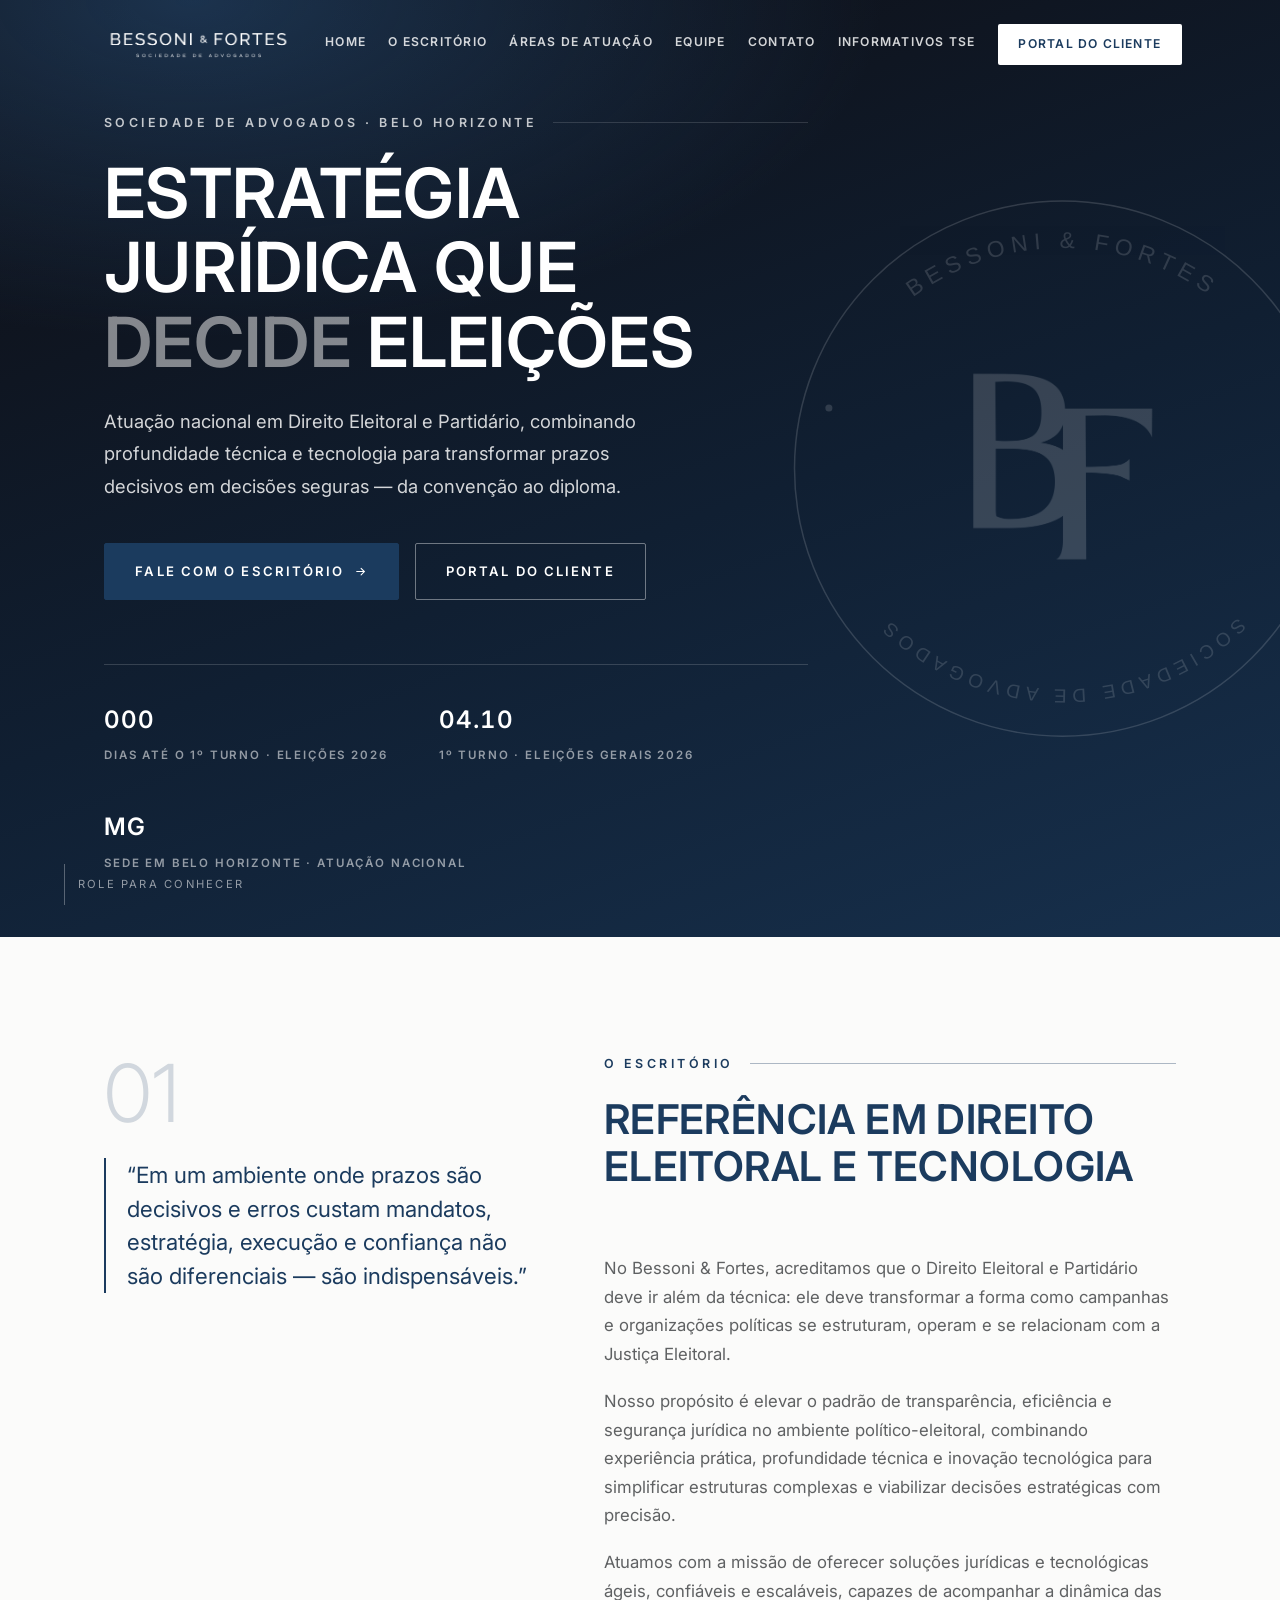
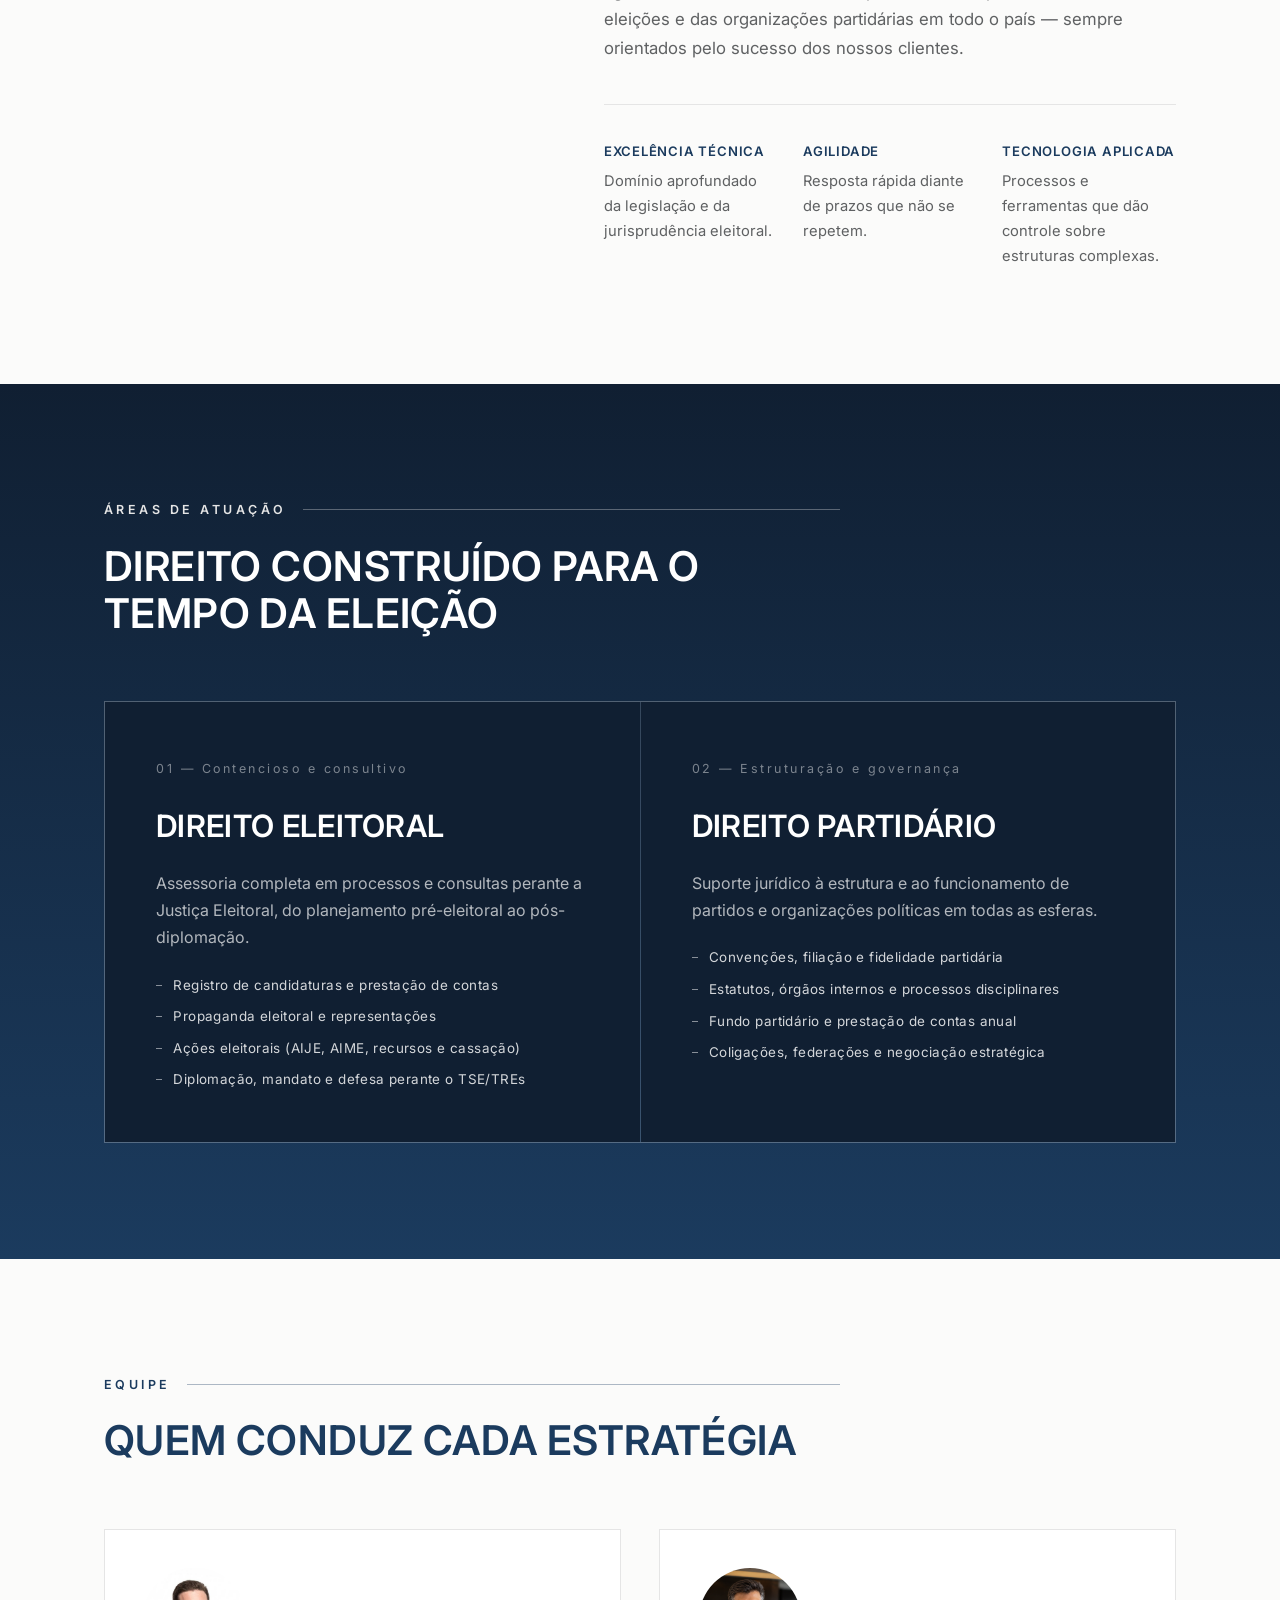
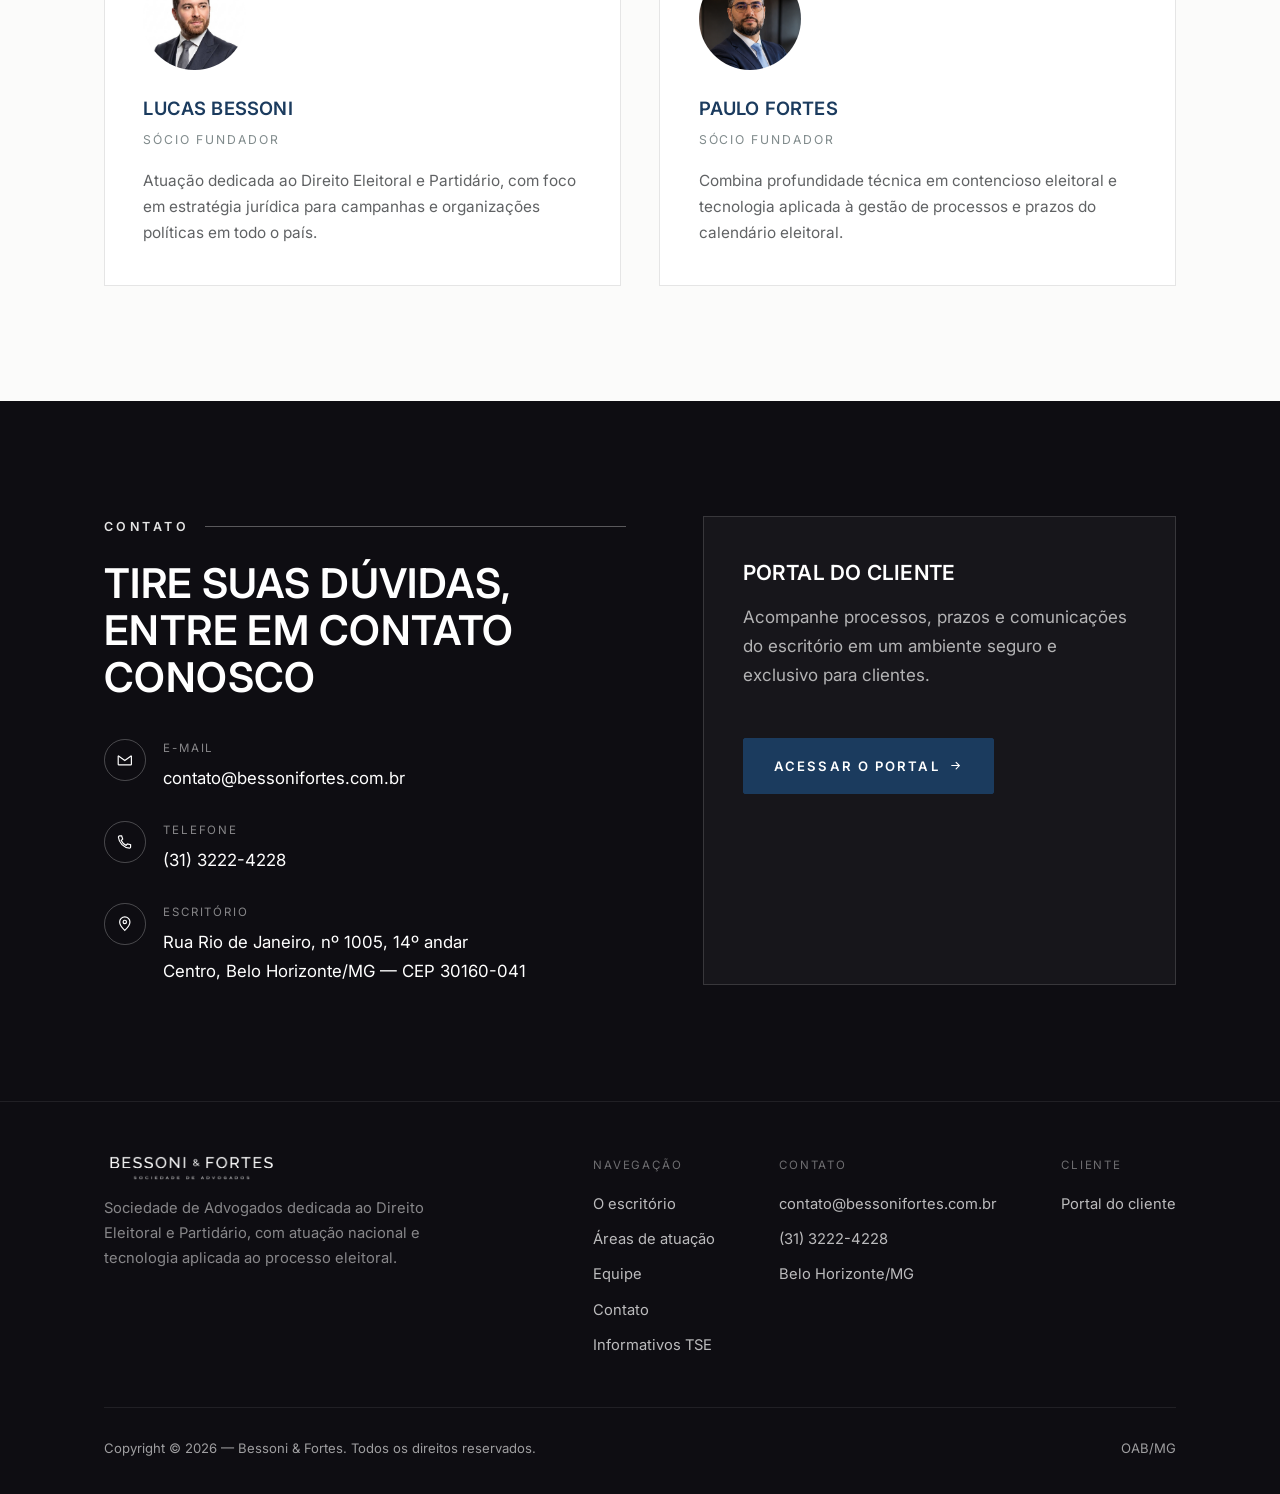
<file: index.html>
<!DOCTYPE html>
<html lang="pt-BR">
<head>
<meta charset="UTF-8">
<meta name="viewport" content="width=device-width, initial-scale=1">
<title>Bessoni &amp; Fortes — Sociedade de Advogados | Direito Eleitoral e Partidário</title>
<meta name="description" content="Bessoni &amp; Fortes Sociedade de Advogados. Atuação nacional em Direito Eleitoral e Partidário, com segurança técnica, agilidade e tecnologia aplicada ao processo eleitoral.">
<link rel="icon" type="image/png" href="assets/img/bf-mark-navy.png">
<link rel="stylesheet" href="css/style.css?v=20">
</head>
<body>

<a class="visually-hidden" href="#conteudo">Pular para o conteúdo</a>

<header class="site-header" id="top">
  <div class="container">
    <a class="brand" href="#top" aria-label="Bessoni & Fortes — página inicial">
      <img class="logo-on-dark" src="assets/img/logo-wordmark-white.png" alt="Bessoni & Fortes, Sociedade de Advogados">
      <img class="logo-on-light" src="assets/img/logo-wordmark-navy.png" alt="Bessoni & Fortes, Sociedade de Advogados">
    </a>

    <nav class="nav-desktop" aria-label="Navegação principal">
      <a href="#top">Home</a>
      <a href="#escritorio">O escritório</a>
      <a href="#areas">Áreas de atuação</a>
      <a href="#socios">Equipe</a>
      <a href="#contato">Contato</a>
      <a href="informativos-tse.html">Informativos TSE</a>
      <a class="nav-cta" href="login.html">Portal do cliente</a>
    </nav>

    <button class="nav-toggle" aria-label="Abrir menu" aria-expanded="false" aria-controls="navMobile">
      <span></span><span></span><span></span>
    </button>
  </div>
</header>

<nav class="nav-mobile" id="navMobile" aria-label="Navegação móvel">
  <a href="#top">Home</a>
  <a href="#escritorio">O escritório</a>
  <a href="#areas">Áreas de atuação</a>
  <a href="#socios">Equipe</a>
  <a href="#contato">Contato</a>
  <a href="informativos-tse.html">Informativos TSE</a>
  <a class="nav-cta" href="login.html">Portal do cliente</a>
</nav>

<main id="conteudo">

  <!-- HERO -->
  <section class="hero">
    <img class="hero-seal" src="assets/img/seal.svg?v=2" alt="" aria-hidden="true">
    <div class="container">
      <div class="hero-inner">
        <p class="eyebrow">Sociedade de Advogados · Belo Horizonte</p>
        <h1>Estratégia jurídica que <em>decide</em> eleições</h1>
        <p class="hero-lede">Atuação nacional em Direito Eleitoral e Partidário, combinando profundidade técnica e tecnologia para transformar prazos decisivos em decisões seguras — da convenção ao diploma.</p>
        <div class="hero-actions">
          <a class="btn btn-primary" href="#contato">
            Fale com o escritório
            <svg viewBox="0 0 24 24" fill="none" stroke="currentColor" stroke-width="2" stroke-linecap="round"><path d="M5 12h14M13 6l6 6-6 6"/></svg>
          </a>
          <a class="btn btn-ghost-dark" href="login.html">Portal do cliente</a>
        </div>

        <div class="hero-meta">
          <div class="hero-meta-item">
            <span class="num" data-election-countdown>—</span>
            <span class="label">Dias até o 1º turno · Eleições 2026</span>
          </div>
          <div class="hero-meta-item">
            <span class="num">04.10</span>
            <span class="label">1º turno · Eleições gerais 2026</span>
          </div>
          <div class="hero-meta-item">
            <span class="num">MG</span>
            <span class="label">Sede em Belo Horizonte · Atuação nacional</span>
          </div>
        </div>
      </div>
    </div>
    <div class="scroll-cue"><span class="line"></span> Role para conhecer</div>
  </section>

  <!-- O ESCRITÓRIO -->
  <section class="section-light" id="escritorio">
    <div class="container">
      <div class="about-grid">
        <div class="about-figure" data-reveal>
          <span class="kicker-num">01</span>
          <blockquote>“Em um ambiente onde prazos são decisivos e erros custam mandatos, estratégia, execução e confiança não são diferenciais — são indispensáveis.”</blockquote>
        </div>

        <div>
          <div class="section-head" data-reveal>
            <p class="eyebrow">O escritório</p>
            <h2>Referência em Direito Eleitoral e tecnologia</h2>
          </div>

          <div class="about-copy" data-reveal>
            <p>No Bessoni &amp; Fortes, acreditamos que o Direito Eleitoral e Partidário deve ir além da técnica: ele deve transformar a forma como campanhas e organizações políticas se estruturam, operam e se relacionam com a Justiça Eleitoral.</p>
            <p>Nosso propósito é elevar o padrão de transparência, eficiência e segurança jurídica no ambiente político-eleitoral, combinando experiência prática, profundidade técnica e inovação tecnológica para simplificar estruturas complexas e viabilizar decisões estratégicas com precisão.</p>
            <p>Atuamos com a missão de oferecer soluções jurídicas e tecnológicas ágeis, confiáveis e escaláveis, capazes de acompanhar a dinâmica das eleições e das organizações partidárias em todo o país — sempre orientados pelo sucesso dos nossos clientes.</p>
          </div>

          <div class="pillars" data-reveal>
            <div class="pillar">
              <div class="t">Excelência técnica</div>
              <div class="d">Domínio aprofundado da legislação e da jurisprudência eleitoral.</div>
            </div>
            <div class="pillar">
              <div class="t">Agilidade</div>
              <div class="d">Resposta rápida diante de prazos que não se repetem.</div>
            </div>
            <div class="pillar">
              <div class="t">Tecnologia aplicada</div>
              <div class="d">Processos e ferramentas que dão controle sobre estruturas complexas.</div>
            </div>
          </div>
        </div>
      </div>
    </div>
  </section>

  <!-- ÁREAS DE ATUAÇÃO -->
  <section class="section-navy" id="areas">
    <div class="container">
      <div class="section-head on-dark" data-reveal>
        <p class="eyebrow on-dark">Áreas de atuação</p>
        <h2>Direito construído para o tempo da eleição</h2>
      </div>

      <div class="areas-grid" data-reveal>
        <article class="area-card">
          <span class="idx">01 — Contencioso e consultivo</span>
          <h3>Direito Eleitoral</h3>
          <p>Assessoria completa em processos e consultas perante a Justiça Eleitoral, do planejamento pré-eleitoral ao pós-diplomação.</p>
          <ul>
            <li>Registro de candidaturas e prestação de contas</li>
            <li>Propaganda eleitoral e representações</li>
            <li>Ações eleitorais (AIJE, AIME, recursos e cassação)</li>
            <li>Diplomação, mandato e defesa perante o TSE/TREs</li>
          </ul>
        </article>
        <article class="area-card">
          <span class="idx">02 — Estruturação e governança</span>
          <h3>Direito Partidário</h3>
          <p>Suporte jurídico à estrutura e ao funcionamento de partidos e organizações políticas em todas as esferas.</p>
          <ul>
            <li>Convenções, filiação e fidelidade partidária</li>
            <li>Estatutos, órgãos internos e processos disciplinares</li>
            <li>Fundo partidário e prestação de contas anual</li>
            <li>Coligações, federações e negociação estratégica</li>
          </ul>
        </article>
      </div>
    </div>
  </section>

  <!-- EQUIPE -->
  <section class="section-light" id="socios">
    <div class="container">
      <div class="section-head" data-reveal>
        <p class="eyebrow">Equipe</p>
        <h2>Quem conduz cada estratégia</h2>
      </div>

      <div class="partners-grid" data-reveal>
        <div class="partner-card">
        <div class="partner-avatar"><img src="assets/img/team/Lucas.jpg" alt="Lucas Bessoni"></div>
          <h3>Lucas Bessoni</h3>
          <span class="partner-role">Sócio Fundador</span>
          <p>Atuação dedicada ao Direito Eleitoral e Partidário, com foco em estratégia jurídica para campanhas e organizações políticas em todo o país.</p>
        </div>
        <div class="partner-card">
          <div class="partner-avatar"><img src="assets/img/team/paulo.png" alt="Paulo Fortes"></div>
          <h3>Paulo Fortes</h3>
          <span class="partner-role">Sócio Fundador</span>
          <p>Combina profundidade técnica em contencioso eleitoral e tecnologia aplicada à gestão de processos e prazos do calendário eleitoral.</p>
        </div>
     </div>
  </section>

  <!-- CONTATO -->
  <section class="section-void" id="contato">
    <div class="container">
      <div class="contact-grid">
        <div data-reveal>
          <p class="eyebrow on-dark">Contato</p>
          <h2 style="color:var(--white); font-size:clamp(1.9rem,3.2vw,2.7rem); font-weight:600; text-transform:uppercase; line-height:1.15;">Tire suas dúvidas, entre em contato conosco</h2>

          <div class="contact-list">
            <div class="contact-item">
              <span class="ico"><svg viewBox="0 0 24 24" fill="none" stroke="#fff" stroke-width="1.6"><path d="M4 4h16v16H4z" opacity="0"/><path d="M3 6.5 12 13l9-6.5"/><path d="M3 6.5V18a1 1 0 0 0 1 1h16a1 1 0 0 0 1-1V6.5"/></svg></span>
              <div>
                <div class="t">E-mail</div>
                <a class="v" href="mailto:contato@bessonifortes.com.br">contato@bessonifortes.com.br</a>
              </div>
            </div>
            <div class="contact-item">
              <span class="ico"><svg viewBox="0 0 24 24" fill="none" stroke="#fff" stroke-width="1.6"><path d="M4.5 4h3.2l1.4 4.4-2.1 1.6a13 13 0 0 0 6.9 6.9l1.6-2.1L19.9 16v3.2c0 .9-.8 1.6-1.7 1.5C10.4 19.9 4.1 13.6 3.3 5.8 3.2 4.9 3.9 4 4.8 4Z"/></svg></span>
              <div>
                <div class="t">Telefone</div>
                <a class="v" href="tel:+553132224228">(31) 3222-4228</a>
              </div>
            </div>
            <div class="contact-item">
              <span class="ico"><svg viewBox="0 0 24 24" fill="none" stroke="#fff" stroke-width="1.6"><path d="M12 21s7-6.6 7-11.5A7 7 0 0 0 5 9.5C5 14.4 12 21 12 21Z"/><circle cx="12" cy="9.5" r="2.3"/></svg></span>
              <div>
                <div class="t">Escritório</div>
                <a class="v" target="_blank" rel="noopener" href="https://www.google.com/maps/search/?api=1&query=Rua+Rio+de+Janeiro+1005+Centro+Belo+Horizonte+MG">Rua Rio de Janeiro, nº 1005, 14º andar<br>Centro, Belo Horizonte/MG — CEP 30160-041</a>
              </div>
            </div>
          </div>
        </div>

        <div class="contact-card" data-reveal>
          <h3>Portal do cliente</h3>
          <p>Acompanhe processos, prazos e comunicações do escritório em um ambiente seguro e exclusivo para clientes.</p>
          <a class="btn btn-primary" href="login.html">
            Acessar o portal
            <svg viewBox="0 0 24 24" fill="none" stroke="currentColor" stroke-width="2" stroke-linecap="round"><path d="M5 12h14M13 6l6 6-6 6"/></svg>
          </a>
        </div>
      </div>
    </div>
  </section>

</main>

<footer class="site-footer">
  <div class="container">
    <div class="footer-top">
      <div class="footer-brand">
        <img src="assets/img/logo-wordmark-white.png" alt="Bessoni & Fortes">
        <p>Sociedade de Advogados dedicada ao Direito Eleitoral e Partidário, com atuação nacional e tecnologia aplicada ao processo eleitoral.</p>
      </div>
      <nav class="footer-nav" aria-label="Navegação do rodapé">
        <div class="footer-col">
          <div class="t">Navegação</div>
          <a href="#escritorio">O escritório</a>
          <a href="#areas">Áreas de atuação</a>
          <a href="#socios">Equipe</a>
          <a href="#contato">Contato</a>
          <a href="informativos-tse.html">Informativos TSE</a>
        </div>
        <div class="footer-col">
          <div class="t">Contato</div>
          <a href="mailto:contato@bessonifortes.com.br">contato@bessonifortes.com.br</a>
          <a href="tel:+553132224228">(31) 3222-4228</a>
          <span>Belo Horizonte/MG</span>
        </div>
        <div class="footer-col">
          <div class="t">Cliente</div>
          <a href="login.html">Portal do cliente</a>
        </div>
      </nav>
    </div>
    <div class="footer-bottom">
      <span>Copyright © <span data-year>2026</span> — Bessoni &amp; Fortes. Todos os direitos reservados.</span>
      <span>OAB/MG</span>
    </div>
  </div>
</footer>

<script src="js/main.js"></script>
</body>
</html>
</file>
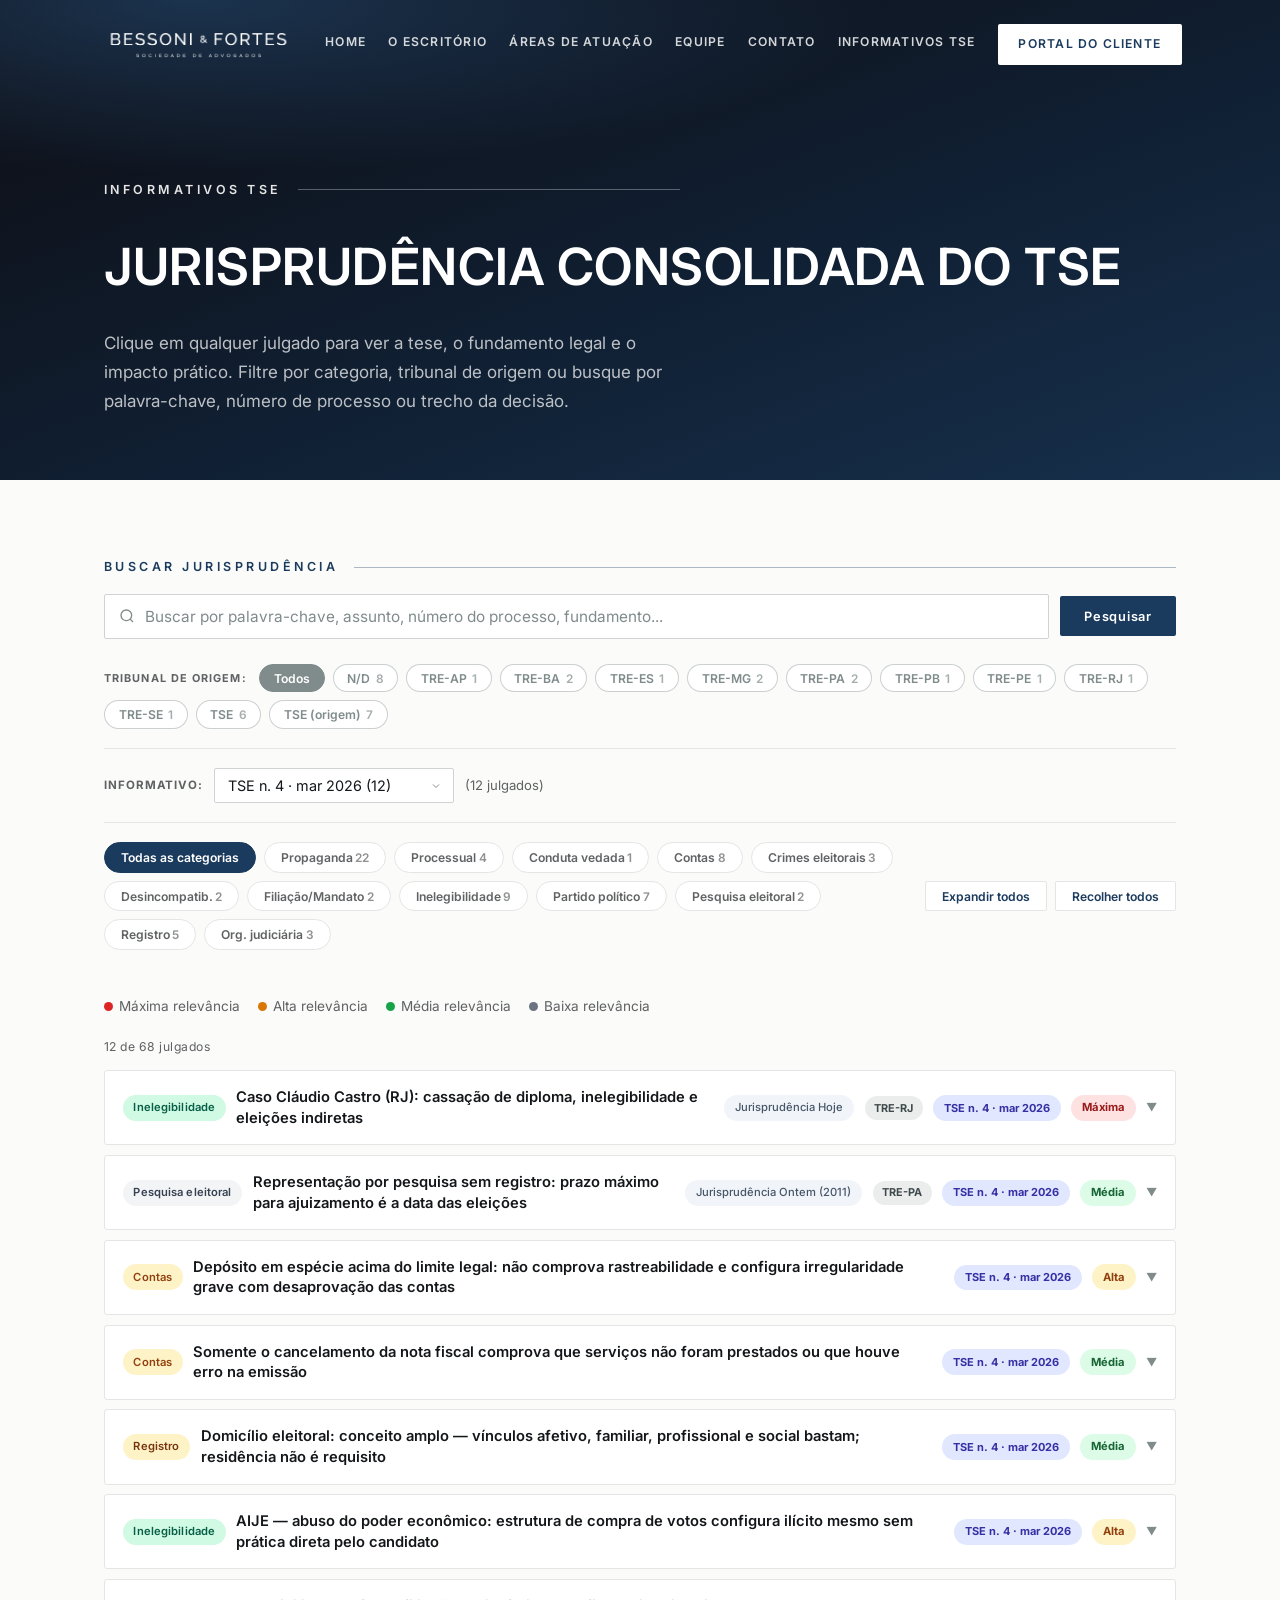
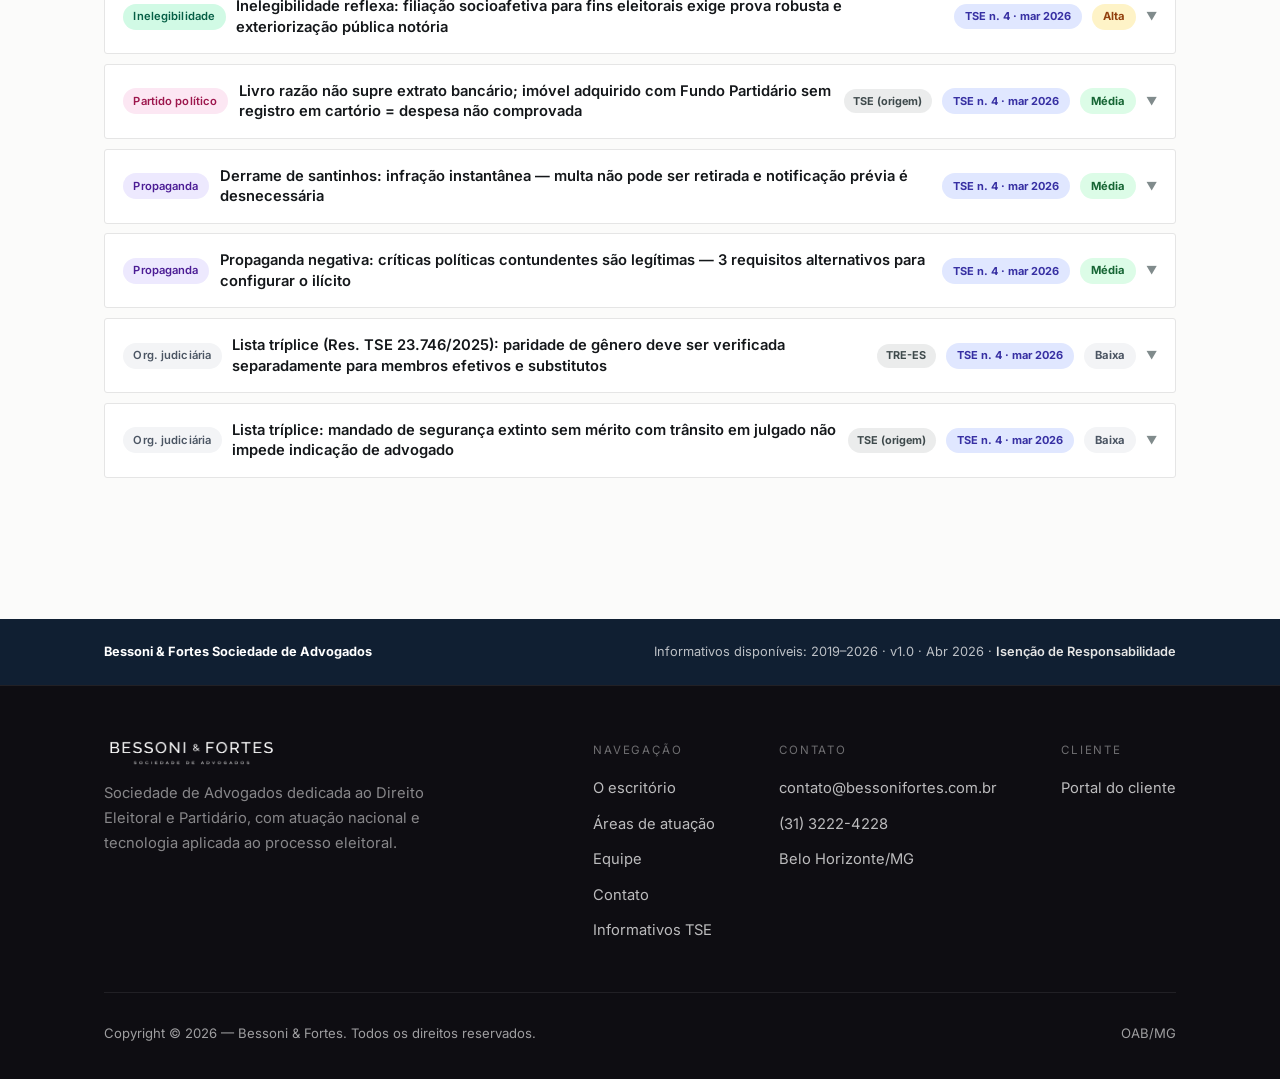
<file: informativos-tse.html>
<!DOCTYPE html>
<html lang="pt-BR">
<head>
<meta charset="UTF-8">
<meta name="viewport" content="width=device-width, initial-scale=1">
<title>Informativos TSE — Bessoni &amp; Fortes</title>
<meta name="description" content="Jurisprudência consolidada do TSE organizada por tema, relevância e tribunal de origem, por Bessoni & Fortes Sociedade de Advogados.">
<link rel="icon" type="image/png" href="assets/img/bf-mark-navy.png">
<link rel="stylesheet" href="css/style.css?v=20">
</head>
<body>

<a class="visually-hidden" href="#conteudo">Pular para o conteúdo</a>

<header class="site-header">
  <div class="container">
    <a class="brand" href="index.html" aria-label="Bessoni & Fortes — página inicial">
      <img class="logo-on-dark" src="assets/img/logo-wordmark-white.png" alt="Bessoni & Fortes, Sociedade de Advogados">
      <img class="logo-on-light" src="assets/img/logo-wordmark-navy.png" alt="Bessoni & Fortes, Sociedade de Advogados">
    </a>

    <nav class="nav-desktop" aria-label="Navegação principal">
      <a href="index.html">Home</a>
      <a href="index.html#escritorio">O escritório</a>
      <a href="index.html#areas">Áreas de atuação</a>
      <a href="index.html#socios">Equipe</a>
      <a href="index.html#contato">Contato</a>
      <a href="informativos-tse.html">Informativos TSE</a>
      <a class="nav-cta" href="login.html">Portal do cliente</a>
    </nav>

    <button class="nav-toggle" aria-label="Abrir menu" aria-expanded="false" aria-controls="navMobile">
      <span></span><span></span><span></span>
    </button>
  </div>
</header>

<nav class="nav-mobile" id="navMobile" aria-label="Navegação móvel">
  <a href="index.html">Home</a>
  <a href="index.html#escritorio">O escritório</a>
  <a href="index.html#areas">Áreas de atuação</a>
  <a href="index.html#socios">Equipe</a>
  <a href="index.html#contato">Contato</a>
  <a href="informativos-tse.html">Informativos TSE</a>
  <a class="nav-cta" href="login.html">Portal do cliente</a>
</nav>

<main id="conteudo">
  <section class="page-hero">
    <div class="container">
      <p class="eyebrow on-dark">Informativos TSE</p>
      <h1>Jurisprudência consolidada do TSE</h1>
      <p>Clique em qualquer julgado para ver a tese, o fundamento legal e o impacto prático. Filtre por categoria, tribunal de origem ou busque por palavra-chave, número de processo ou trecho da decisão.</p>
    </div>
  </section>

  <section class="section-light tse-section">
    <div class="container">
      <div class="tse-widget">

        <div data-reveal>
          <p class="eyebrow">Buscar jurisprudência</p>
          <div class="search-wrap">
            <input class="search-input" type="text" id="searchInput" autocomplete="off" placeholder="Buscar por palavra-chave, assunto, número do processo, fundamento..." onkeydown="if(event.key==='Enter')doSearch()">
            <button class="search-btn" onclick="doSearch()">Pesquisar</button>
            <button class="search-clear" id="searchClear" onclick="clearSearch()">✕ Limpar</button>
          </div>

          <div class="tre-bar" id="treBar"></div>

          <div class="info-select-wrap">
            <span class="info-select-label">Informativo:</span>
            <select class="info-select" id="infoSelect" onchange="onInfoChange(this.value)">
              <option value="">Todos os informativos</option>
            </select>
            <span class="info-select-count" id="infoSelectCount"></span>
          </div>

          <div class="toolbar">
            <div class="filters" id="filters"></div>
            <div class="bulk-btns">
              <button class="bulk-btn" onclick="expandAll()">Expandir todos</button>
              <button class="bulk-btn" onclick="collapseAll()">Recolher todos</button>
            </div>
          </div>

          <div class="legend">
            <span><span class="ldot" style="background:#dc2626"></span>Máxima relevância</span>
            <span><span class="ldot" style="background:#d97706"></span>Alta relevância</span>
            <span><span class="ldot" style="background:#16a34a"></span>Média relevância</span>
            <span><span class="ldot" style="background:#6b7280"></span>Baixa relevância</span>
          </div>
        </div>

        <div class="result-count" id="resultCount"></div>
        <div class="list" id="list"></div>
        <div class="pagination" id="pagination"></div>

      </div>
    </div>
  </section>

  <section class="tse-source-bar">
    <div class="container">
      <div class="tse-source-inner">
        <span><strong>Bessoni &amp; Fortes Sociedade de Advogados</strong></span>                                                
        <span>Informativos disponíveis: 2019–2026 · <span id="versao-label">v1.0 · Abr 2026</span> · <a href="#" onclick="showDisclaimer();return false;">Isenção de Responsabilidade</a></span>
      </div>
    </div>
  </section>
</main>

<footer class="site-footer">
  <div class="container">
    <div class="footer-top">
      <div class="footer-brand">
        <img src="assets/img/logo-wordmark-white.png" alt="Bessoni & Fortes">
        <p>Sociedade de Advogados dedicada ao Direito Eleitoral e Partidário, com atuação nacional e tecnologia aplicada ao processo eleitoral.</p>
      </div>
      <nav class="footer-nav" aria-label="Navegação do rodapé">
        <div class="footer-col">
          <div class="t">Navegação</div>
          <a href="index.html#escritorio">O escritório</a>
          <a href="index.html#areas">Áreas de atuação</a>
          <a href="index.html#socios">Equipe</a>
          <a href="index.html#contato">Contato</a>
          <a href="informativos-tse.html">Informativos TSE</a>
        </div>
        <div class="footer-col">
          <div class="t">Contato</div>
          <a href="mailto:contato@bessonifortes.com.br">contato@bessonifortes.com.br</a>
          <a href="tel:+553132224228">(31) 3222-4228</a>
          <span>Belo Horizonte/MG</span>
        </div>
        <div class="footer-col">
          <div class="t">Cliente</div>
          <a href="login.html">Portal do cliente</a>
        </div>
      </nav>
    </div>
    <div class="footer-bottom">
      <span>Copyright © <span data-year>2026</span> — Bessoni &amp; Fortes. Todos os direitos reservados.</span>
      <span>OAB/MG</span>
    </div>
  </div>
</footer>

<div class="disclaimer-overlay" id="disclaimerOverlay" onclick="if(event.target===this)closeDisclaimer()">
  <div class="disclaimer-box">
    <button class="disclaimer-close" onclick="closeDisclaimer()" aria-label="Fechar">✕</button>
    <h2>Isenção de Responsabilidade</h2>

    <h3>Natureza da plataforma</h3>
    <p>Este portal é disponibilizado gratuitamente por <strong>Bessoni &amp; Fortes Sociedade de Advogados</strong> com finalidade exclusivamente acadêmica e profissional, tendo por objetivo auxiliar profissionais do Direito Eleitoral no acompanhamento da jurisprudência do Tribunal Superior Eleitoral (TSE).</p>

    <h3>Conteúdo dos informativos</h3>
    <p>Os resumos, ementas e teses aqui apresentados são baseados nos Informativos de Jurisprudência do TSE (Infojur TSE) publicados pelo próprio Tribunal, os quais consistem em <strong>resumos não oficiais</strong> de decisões pendentes de publicação e reprodução de acórdãos publicados no DJe-TSE. O conteúdo desta plataforma é compilação e organização desses informativos para fins de consulta rápida.</p>

    <h3>Dever de verificação</h3>
    <p>Todo profissional do Direito tem o dever legal e deontológico de verificar o teor integral dos julgados antes de utilizá-los em petições, pareceres, memoriais ou qualquer ato processual. <strong>Não substitua a pesquisa direta no portal do TSE (tse.jus.br) pela consulta a este compilado.</strong> A jurisprudência pode ter sido modificada, superada ou complementada por julgados posteriores não incluídos na plataforma.</p>

    <h3>Limitações de cobertura</h3>
    <p>Esta plataforma cobre os seguintes informativos TSE:</p>
    <ul>
      <li><strong>2019 (Ano XXI)</strong> — informativos disponíveis a partir do n. 4</li>
      <li><strong>2020 a 2024 (Anos XXII a XXVI)</strong> — cobertura integral</li>
      <li><strong>2025 e 2026 (Anos XXVII e XXVIII)</strong> — cobertura parcial (informativos publicados até a data desta versão)</li>
      <li><strong>2011 a 2018</strong> — não disponíveis nesta versão</li>
    </ul>
    <p>Apenas os informativos processados e inseridos manualmente nesta plataforma estão disponíveis. O compilado NÃO é atualizado automaticamente a partir do site do TSE.</p>

    <h3>Critérios de classificação de relevância dos julgados</h3>
    <p>Cada julgado é classificado em um dos quatro níveis de relevância abaixo, com base no impacto prático esperado para a atuação eleitoral:</p>
    <ul>
      <li><strong>🔴 Máxima relevância:</strong> teses cuja inobservância pode causar nulidade processual automática, multa imediata ou cassação de mandato de forma direta e irreversível. Exemplos: omissão do vice-prefeito como litisconsorte em AIME, citação de julgado inexistente (gerado por IA), ausência de registro das redes sociais no RRC/DRAP, desincompatibilização apenas formal sem afastamento de fato.</li>
      <li><strong>🟡 Alta relevância:</strong> teses com impacto direto na estratégia de campanha, na prestação de contas ou na defesa processual — não causam consequência automática, mas criam risco significativo se ignoradas. Exemplos: impulsionamento de conteúdo negativo, multa por divulgação de desinformação (art. 57-D), abuso do poder econômico em AIJE, irregularidades graves em contas de campanha.</li>
      <li><strong>🟢 Média relevância:</strong> teses que reforçam entendimentos já consolidados ou cujo impacto é mais circunscrito a situações específicas. Exemplos: prazo para representação por pesquisa eleitoral sem registro, cancelamento de nota fiscal como prova, domicílio eleitoral de conceito amplo.</li>
      <li><strong>⚪ Baixa relevância:</strong> teses de interesse institucional ou administrativo sem impacto direto em campanhas, prestação de contas ou processos eleitorais comuns. Exemplos: vedação à reeleição para cargos diretivos em TRE, composição de lista tríplice.</li>
    </ul>
    <p><strong>Importante:</strong> a classificação é de caráter meramente indicativo, baseada em análise profissional do conteúdo de cada julgado. Não constitui avaliação jurídica vinculante. O profissional deve realizar sua própria avaliação de relevância conforme o caso concreto.</p>

    <h3>Conflitos e evoluções jurisprudenciais</h3>
    <p>Quando identificado, este portal sinaliza julgados cujo entendimento possa ter sido superado ou modificado por decisão posterior. Contudo, tal sinalização é indicativa e pode não ser exaustiva. <strong>A ausência da sinalização de conflito não garante que o julgado representa o entendimento atual do TSE.</strong></p>

    <h3>Exclusão de responsabilidade</h3>
    <p>Bessoni &amp; Fortes Sociedade de Advogados não se responsabiliza por:</p>
    <ul>
      <li>Imprecisões, omissões ou erros nos resumos apresentados;</li>
      <li>Uso indevido das informações constantes desta plataforma;</li>
      <li>Decisões processuais ou estratégicas tomadas com base exclusiva neste compilado;</li>
      <li>Desatualização dos dados em relação à jurisprudência vigente do TSE;</li>
      <li>Eventuais danos, prejuízos ou responsabilizações decorrentes do uso desta plataforma.</li>
    </ul>

    <h3>Uso adequado</h3>
    <p>Esta plataforma destina-se ao uso por profissionais e estudantes do Direito como ferramenta complementar de pesquisa. Não deve ser utilizada como única fonte de consulta jurisprudencial para a elaboração de atos processuais.</p>

    <p style="margin-top:20px;font-size:12px;color:var(--slate)">Bessoni &amp; Fortes Sociedade de Advogados · <em>Versão <span id="versao-disclaimer">1.0</span></em></p>
  </div>
</div>

<script src="js/main.js"></script>
<script src="js/informativos.js"></script>
</body>
</html>
</file>
<file: css/style.css>
/* ============================================================
   BESSONI & FORTES — Sociedade de Advogados
   Design system derivado do Manual da Marca (Atual 2023)
   ============================================================ */

@font-face {
  font-family: "Inter";
  src: url("../assets/fonts/Inter-VariableFont_opsz,wght.ttf") format("truetype");
  font-weight: 100 900;
  font-style: normal;
  font-display: swap;
}
@font-face {
  font-family: "Inter";
  src: url("../assets/fonts/Inter-Italic-VariableFont_opsz,wght.ttf") format("truetype");
  font-weight: 100 900;
  font-style: italic;
  font-display: swap;
}

:root{
  /* ---- Paleta oficial (Manual da Marca) ---- */
  --navy: #1B3B5E;
  --navy-deep: #101F32;
  --navy-soft: #26507C;
  --void: #0E0D12;
  --slate: #808B8C;
  --mist: #E5E5E5;
  --paper: #FBFBFA;
  --white: #FFFFFF;

  --ink: #14171A;
  --ink-soft: rgba(20,23,26,.68);

  --font-display: "Inter", "Segoe UI", sans-serif;
  --font-body: "Inter", "Segoe UI", sans-serif;

  --container: 1200px;
  --gutter: clamp(1.5rem, 5vw, 4rem);

  --ease: cubic-bezier(.22,.61,.36,1);
}

*, *::before, *::after{ box-sizing: border-box; }
[hidden]{ display: none !important; }
html{ scroll-behavior: smooth; }
@media (prefers-reduced-motion: reduce){
  html{ scroll-behavior: auto; }
  *, *::before, *::after{ animation-duration: .01ms !important; animation-iteration-count: 1 !important; transition-duration: .01ms !important; scroll-behavior: auto !important; }
}

body{
  margin: 0;
  background: var(--paper);
  color: var(--ink);
  font-family: var(--font-body);
  font-weight: 400;
  font-size: 17px;
  line-height: 1.7;
  -webkit-font-smoothing: antialiased;
}

img{ max-width: 100%; display: block; }
a{ color: inherit; text-decoration: none; }

h1,h2,h3,h4{
  font-family: var(--font-display);
  margin: 0;
  color: var(--navy);
  letter-spacing: .01em;
}

p{ margin: 0 0 1.1em; }
p:last-child{ margin-bottom: 0; }

.container{
  width: 100%;
  max-width: var(--container);
  margin: 0 auto;
  padding-left: var(--gutter);
  padding-right: var(--gutter);
}

.visually-hidden{
  position: absolute; width: 1px; height: 1px; overflow: hidden;
  clip: rect(0 0 0 0); white-space: nowrap;
}

:focus-visible{
  outline: 2px solid var(--navy);
  outline-offset: 3px;
}

/* ---------------------------------------------------------
   Eyebrow + hairline — o gesto tipográfico do próprio Manual
   ("MANUAL DA MARCA ————————")
   --------------------------------------------------------- */
.eyebrow{
  display: flex;
  align-items: center;
  gap: 1rem;
  font-family: var(--font-display);
  font-weight: 600;
  font-size: .78rem;
  letter-spacing: .28em;
  text-transform: uppercase;
  color: var(--navy);
  margin-bottom: 1.4rem;
}
.eyebrow::after{
  content: "";
  flex: 1 1 auto;
  height: 1px;
  background: currentColor;
  opacity: .35;
  min-width: 2rem;
}
.eyebrow.on-dark{ color: var(--mist); }
.eyebrow.center{ justify-content: center; }
.eyebrow.center::after{ display: none; }
.eyebrow.center::before{
  content: "";
  flex: 0 0 auto;
  width: 2rem;
  height: 1px;
  background: currentColor;
  opacity: .35;
}

.section-head{
  max-width: 46rem;
  margin-bottom: clamp(2.5rem, 5vw, 4rem);
}
.section-head h2{
  font-size: clamp(1.9rem, 3.2vw, 2.7rem);
  font-weight: 600;
  text-transform: uppercase;
  line-height: 1.15;
}
.section-head.on-dark h2{ color: var(--white); }

/* ---------------------------------------------------------
   Botões
   --------------------------------------------------------- */
.btn{
  display: inline-flex;
  align-items: center;
  gap: .6rem;
  font-family: var(--font-display);
  font-weight: 600;
  font-size: .82rem;
  letter-spacing: .16em;
  text-transform: uppercase;
  padding: 1rem 1.9rem;
  border-radius: 2px;
  border: 1px solid transparent;
  cursor: pointer;
  transition: background .35s var(--ease), color .35s var(--ease), border-color .35s var(--ease), transform .35s var(--ease);
  white-space: nowrap;
}
.btn:hover{ transform: translateY(-1px); }
.btn svg{ width: 1em; height: 1em; transition: transform .35s var(--ease); }
.btn:hover svg{ transform: translateX(3px); }

.btn-primary{ background: var(--navy); color: var(--white); border-color: var(--navy); }
.btn-primary:hover{ background: var(--navy-deep); border-color: var(--navy-deep); }

.btn-ghost-dark{ background: transparent; color: var(--white); border-color: rgba(255,255,255,.4); }
.btn-ghost-dark:hover{ background: rgba(255,255,255,.08); border-color: var(--white); }

.btn-ghost-light{ background: transparent; color: var(--navy); border-color: rgba(27,59,94,.35); }
.btn-ghost-light:hover{ background: rgba(27,59,94,.06); border-color: var(--navy); }

.btn-danger{ background: transparent; color: #8a3b1f; border-color: rgba(138,59,31,.4); }
.btn-danger:hover{ background: rgba(138,59,31,.08); border-color: #8a3b1f; }

.btn-block{ width: 100%; justify-content: center; }

/* ---------------------------------------------------------
   Header
   --------------------------------------------------------- */
.site-header{
  position: fixed;
  top: 0; left: 0; right: 0;
  z-index: 100;
  padding: 1.5rem 0;
  transition: padding .4s var(--ease), background .4s var(--ease), box-shadow .4s var(--ease), border-color .4s var(--ease);
  border-bottom: 1px solid transparent;
}
.site-header .container{ display: flex; align-items: center; justify-content: space-between; gap: 2rem; }

.site-header.is-scrolled{
  padding: .9rem 0;
  background: rgba(251,251,250,.92);
  backdrop-filter: blur(10px);
  border-color: rgba(27,59,94,.1);
  box-shadow: 0 10px 30px -20px rgba(14,13,18,.35);
}

.brand{ display: flex; align-items: center; flex: none; }
.brand img{ height: 26px; width: auto; max-width: none; }
.logo-on-dark{ display: block; }
.logo-on-light{ display: none; }
.site-header.is-scrolled .logo-on-dark{ display: none; }
.site-header.is-scrolled .logo-on-light{ display: block; }

.nav-desktop{ display: flex; align-items: center; gap: 1.4rem; }
.nav-desktop a{
  font-family: var(--font-display);
  font-size: .76rem;
  font-weight: 600;
  letter-spacing: .1em;
  text-transform: uppercase;
  color: var(--white);
  position: relative;
  padding-bottom: .3rem;
  white-space: nowrap;
  transition: color .3s var(--ease), opacity .3s;
  opacity: .82;
}
.nav-desktop a:hover{ opacity: 1; }
.nav-desktop a::after{
  content:"";
  position: absolute; left:0; right:100%; bottom:0;
  height: 1px; background: currentColor;
  transition: right .3s var(--ease);
}
.nav-desktop a:hover::after{ right: 0; }
.site-header.is-scrolled .nav-desktop a{ color: var(--navy); }

.nav-desktop .nav-cta{
  color: var(--navy);
  background: var(--white);
  padding: .65rem 1.3rem;
  opacity: 1;
  border-radius: 2px;
}
.site-header.is-scrolled .nav-desktop .nav-cta{ background: var(--navy); color: var(--white); }
.nav-desktop .nav-cta::after{ display: none; }

.nav-toggle{
  display: none;
  flex-direction: column;
  gap: 5px;
  width: 30px;
  background: none;
  border: 0;
  cursor: pointer;
  padding: .5rem;
  margin: -.5rem;
}
.nav-toggle span{
  display: block; height: 1.5px; width: 100%;
  background: var(--white);
  transition: transform .3s var(--ease), opacity .3s var(--ease), background .3s;
}
.site-header.is-scrolled .nav-toggle span{ background: var(--navy); }

.nav-mobile{
  position: fixed; inset: 0;
  background: var(--navy-deep);
  z-index: 99;
  display: flex;
  flex-direction: column;
  align-items: center;
  justify-content: center;
  gap: 2.2rem;
  opacity: 0;
  visibility: hidden;
  transform: translateY(-8px);
  transition: opacity .35s var(--ease), visibility .35s, transform .35s var(--ease);
}
.nav-mobile.is-open{ opacity: 1; visibility: visible; transform: translateY(0); }
.nav-mobile a{
  font-family: var(--font-display);
  font-size: 1.4rem;
  font-weight: 500;
  letter-spacing: .06em;
  text-transform: uppercase;
  color: var(--white);
}
.nav-mobile .nav-cta{ border: 1px solid rgba(255,255,255,.4); padding: .8rem 2rem; }

body.nav-open{ overflow: hidden; }

@media (max-width: 1220px){
  .nav-desktop{ display: none; }
  .nav-toggle{ display: flex; }
}

/* ---------------------------------------------------------
   Hero
   --------------------------------------------------------- */
.hero{
  position: relative;
  min-height: 100svh;
  display: flex;
  align-items: center;
  background:
    radial-gradient(ellipse 90% 60% at 15% 0%, rgba(38,80,124,.55), transparent 60%),
    linear-gradient(160deg, var(--void) 0%, var(--navy-deep) 55%, var(--navy) 130%);
  color: var(--white);
  overflow: hidden;
  padding-top: 7rem;
  padding-bottom: 4rem;
}

.hero-seal{
  position: absolute;
  right: clamp(-14rem, -6vw, -4rem);
  top: 50%;
  transform: translateY(-50%);
  width: clamp(26rem, 46vw, 42rem);
  height: auto;
  opacity: .16;
  animation: spin 90s linear infinite;
}
@keyframes spin{ to{ transform: translateY(-50%) rotate(360deg); } }

.hero .container{ position: relative; z-index: 2; }
.hero-inner{ max-width: 44rem; }

.hero-inner .eyebrow{ color: rgba(255,255,255,.75); }
.hero-inner .eyebrow::after{ background: rgba(255,255,255,.4); }

.hero h1{
  color: var(--white);
  font-size: clamp(2.5rem, 5.4vw, 4.4rem);
  font-weight: 600;
  text-transform: uppercase;
  line-height: 1.08;
  letter-spacing: .005em;
}
.hero h1 em{
  font-style: normal;
  color: var(--mist);
  opacity: .55;
}

.hero-lede{
  margin-top: 1.6rem;
  max-width: 34rem;
  font-size: 1.15rem;
  line-height: 1.75;
  color: rgba(255,255,255,.82);
}

.hero-actions{
  margin-top: 2.6rem;
  display: flex;
  flex-wrap: wrap;
  gap: 1rem;
}

.hero-meta{
  margin-top: 4rem;
  display: flex;
  flex-wrap: wrap;
  gap: 2.6rem 3.2rem;
  padding-top: 2.2rem;
  border-top: 1px solid rgba(255,255,255,.16);
}
.hero-meta-item .num{
  display: block;
  font-family: var(--font-display);
  font-size: 1.5rem;
  font-weight: 600;
  letter-spacing: .04em;
  color: var(--white);
  font-variant-numeric: tabular-nums;
}
.hero-meta-item .num[data-election-countdown]{
  font-family: var(--font-body);
}
.hero-meta-item .label{
  display: block;
  margin-top: .35rem;
  font-family: var(--font-display);
  font-size: .72rem;
  font-weight: 600;
  letter-spacing: .16em;
  text-transform: uppercase;
  color: rgba(255,255,255,.55);
}

.scroll-cue{
  position: absolute;
  left: var(--gutter);
  bottom: 2rem;
  display: flex;
  align-items: center;
  gap: .8rem;
  color: rgba(255,255,255,.55);
  font-family: var(--font-display);
  font-size: .7rem;
  letter-spacing: .2em;
  text-transform: uppercase;
  z-index: 2;
}
.scroll-cue .line{ width: 1px; height: 2.6rem; background: rgba(255,255,255,.3); position: relative; overflow: hidden; }
.scroll-cue .line::after{
  content:""; position:absolute; top:-100%; left:0; width:100%; height:100%;
  background: var(--white);
  animation: cue 2.4s ease-in-out infinite;
}
@keyframes cue{ 0%{ top:-100%; } 60%{ top:100%; } 100%{ top:100%; } }
@media (max-width: 700px){ .scroll-cue{ display: none; } }

/* ---------------------------------------------------------
   Reveal on scroll
   --------------------------------------------------------- */
[data-reveal]{
  opacity: 0;
  transform: translateY(22px);
  transition: opacity .8s var(--ease), transform .8s var(--ease);
}
[data-reveal].is-visible{ opacity: 1; transform: translateY(0); }

/* ---------------------------------------------------------
   Sections gerais
   --------------------------------------------------------- */
section{ padding: clamp(4.5rem, 9vw, 8rem) 0; }

.section-light{ background: var(--paper); color: var(--ink); }
.section-navy{ background: linear-gradient(180deg, var(--navy-deep), var(--navy)); color: var(--white); }
.section-void{ background: var(--void); color: var(--white); }

/* --- O Escritório --- */
.about-grid{
  display: grid;
  grid-template-columns: .85fr 1.15fr;
  gap: clamp(2.5rem, 6vw, 6rem);
  align-items: start;
}
.about-figure{
  position: sticky;
  top: 8rem;
}
.about-figure .kicker-num{
  font-family: var(--font-display);
  font-size: 5rem;
  font-weight: 300;
  color: var(--navy);
  opacity: .18;
  line-height: 1;
}
.about-figure blockquote{
  margin: 1.6rem 0 0;
  font-family: var(--font-body);
  font-size: 1.4rem;
  line-height: 1.5;
  color: var(--navy);
  border-left: 2px solid var(--navy);
  padding-left: 1.3rem;
}
.about-copy p{ color: var(--ink-soft); font-size: 1.05rem; }
.about-copy p + p{ margin-top: 1.1em; }
.pillars{
  margin-top: 2.6rem;
  display: grid;
  grid-template-columns: repeat(3, 1fr);
  gap: 1.6rem;
  padding-top: 2.2rem;
  border-top: 1px solid var(--mist);
}
.pillar .t{
  font-family: var(--font-display);
  font-weight: 600;
  font-size: .82rem;
  letter-spacing: .06em;
  text-transform: uppercase;
  color: var(--navy);
  margin-bottom: .4rem;
}
.pillar .d{ font-size: .92rem; color: var(--ink-soft); }

@media (max-width: 860px){
  .about-grid{ grid-template-columns: 1fr; }
  .about-figure{ position: static; }
  .pillars{ grid-template-columns: 1fr; }
}

/* --- Áreas de atuação --- */
.areas-grid{
  display: grid;
  grid-template-columns: repeat(2, 1fr);
  gap: 1px;
  background: rgba(255,255,255,.14);
  border: 1px solid rgba(255,255,255,.14);
}
.area-card{
  background: var(--navy-deep);
  padding: clamp(2.2rem, 4vw, 3.4rem);
  position: relative;
  transition: background .4s var(--ease);
}
.area-card:hover{ background: #17324f; }
.area-card .idx{
  font-family: var(--font-display);
  font-size: .78rem;
  letter-spacing: .2em;
  color: rgba(255,255,255,.45);
}
.area-card h3{
  margin-top: 1.1rem;
  color: var(--white);
  font-size: clamp(1.5rem, 2.4vw, 2rem);
  text-transform: uppercase;
  font-weight: 600;
}
.area-card p{
  margin-top: 1.1rem;
  color: rgba(255,255,255,.68);
  max-width: 32rem;
  font-size: 1rem;
}
.area-card ul{
  margin: 1.4rem 0 0;
  padding: 0;
  list-style: none;
  display: grid;
  gap: .55rem;
}
.area-card li{
  font-family: var(--font-display);
  font-size: .84rem;
  letter-spacing: .03em;
  color: rgba(255,255,255,.82);
  display: flex;
  gap: .7rem;
  align-items: baseline;
}
.area-card li::before{
  content:"";
  width: 6px; height: 1px;
  background: rgba(255,255,255,.5);
  transform: translateY(-4px);
  flex: none;
}
@media (max-width: 760px){ .areas-grid{ grid-template-columns: 1fr; } }

/* --- Sócios --- */
.partners-grid{
  display: grid;
  grid-template-columns: repeat(auto-fit, minmax(15rem, 1fr));
  gap: clamp(1.6rem, 3vw, 2.4rem);
}
.partner-card{
  padding: clamp(2rem, 3vw, 2.8rem);
  background: var(--white);
  border: 1px solid var(--mist);
  transition: border-color .35s var(--ease), transform .35s var(--ease), box-shadow .35s var(--ease);
}
.partner-card:hover{
  border-color: var(--navy);
  transform: translateY(-4px);
  box-shadow: 0 24px 50px -30px rgba(14,13,18,.28);
}
.partner-avatar{
  width: 6.4rem; height: 6.4rem;
  border-radius: 50%;
  background: var(--navy);
  color: var(--white);
  display: flex; align-items: center; justify-content: center;
  font-family: var(--font-display);
  font-weight: 600;
  font-size: 1.6rem;
  letter-spacing: .04em;
  overflow: hidden;
}
.partner-avatar img{
  width: 100%;
  height: 100%;
  object-fit: cover;
}
.partner-card h3{
  margin-top: 1.4rem;
  font-size: 1.15rem;
  text-transform: uppercase;
  font-weight: 600;
}
.partner-role{
  display: block;
  margin-top: .35rem;
  font-family: var(--font-display);
  font-size: .76rem;
  letter-spacing: .16em;
  text-transform: uppercase;
  color: var(--slate);
}
.partner-card p{ margin-top: 1.1rem; color: var(--ink-soft); font-size: .96rem; }
@media (max-width: 700px){ .partners-grid{ grid-template-columns: 1fr; } }

/* --- Contato --- */
.contact-grid{
  display: grid;
  grid-template-columns: 1.05fr .95fr;
  gap: clamp(2.5rem, 6vw, 5rem);
}
.contact-list{ display: grid; gap: 1.8rem; margin-top: 2.4rem; }
.contact-item{ display: flex; gap: 1.1rem; align-items: flex-start; }
.contact-item .ico{
  width: 2.6rem; height: 2.6rem; flex: none;
  border: 1px solid rgba(255,255,255,.25);
  border-radius: 50%;
  display: flex; align-items: center; justify-content: center;
}
.contact-item .ico svg{ width: 1.1rem; height: 1.1rem; }
.contact-item .t{
  font-family: var(--font-display);
  font-size: .72rem;
  letter-spacing: .16em;
  text-transform: uppercase;
  color: rgba(255,255,255,.5);
  margin-bottom: .3rem;
}
.contact-item .v{ font-size: 1.05rem; color: var(--white); }
.contact-item a.v:hover{ text-decoration: underline; }

.contact-card{
  background: rgba(255,255,255,.04);
  border: 1px solid rgba(255,255,255,.14);
  padding: clamp(2rem, 3vw, 2.8rem);
}
.contact-card h3{
  color: var(--white);
  font-size: 1.3rem;
  text-transform: uppercase;
  font-weight: 600;
}
.contact-card p{ color: rgba(255,255,255,.68); margin-top: .8rem; }
.contact-card .btn{ margin-top: 1.8rem; }

/* ---------------------------------------------------------
   Footer
   --------------------------------------------------------- */
.site-footer{
  background: var(--void);
  color: rgba(255,255,255,.6);
  padding: 3.4rem 0 2.2rem;
  border-top: 1px solid rgba(255,255,255,.08);
}
.footer-top{
  display: flex;
  justify-content: space-between;
  align-items: flex-start;
  flex-wrap: wrap;
  gap: 2.4rem;
  padding-bottom: 2.4rem;
  border-bottom: 1px solid rgba(255,255,255,.08);
}
.footer-brand img{ height: 24px; width: auto; max-width: none; }
.footer-brand p{ margin-top: 1rem; max-width: 22rem; font-size: .92rem; color: rgba(255,255,255,.5); }
.footer-nav{ display: flex; gap: clamp(2rem, 5vw, 4rem); flex-wrap: wrap; }
.footer-col .t{
  font-family: var(--font-display);
  font-size: .72rem;
  letter-spacing: .16em;
  text-transform: uppercase;
  color: rgba(255,255,255,.4);
  margin-bottom: 1rem;
}
.footer-col a, .footer-col span{
  display: block;
  font-size: .92rem;
  color: rgba(255,255,255,.72);
  margin-bottom: .65rem;
}
.footer-col a:hover{ color: var(--white); }
.footer-bottom{
  display: flex;
  justify-content: space-between;
  flex-wrap: wrap;
  gap: 1rem;
  padding-top: 1.8rem;
  font-size: .82rem;
}
.footer-bottom a{ color: rgba(255,255,255,.55); }
.footer-bottom a:hover{ color: var(--white); }

/* ---------------------------------------------------------
   Página interna (Informativos TSE)
   --------------------------------------------------------- */
.page-hero{
  padding-top: 10rem;
  padding-bottom: 4rem;
  background:
    radial-gradient(ellipse 90% 60% at 15% 0%, rgba(38,80,124,.55), transparent 60%),
    linear-gradient(160deg, var(--void) 0%, var(--navy-deep) 55%, var(--navy) 130%);
  color: var(--white);
}
.page-hero h1{
  color: var(--white);
  font-size: clamp(2.1rem, 4vw, 3.2rem);
  text-transform: uppercase;
  font-weight: 600;
}
.page-hero p{ margin-top: 1.2rem; max-width: 36rem; color: rgba(255,255,255,.72); }

.empty-state{
  text-align: center;
  max-width: 34rem;
  margin: 0 auto;
  padding: 3rem 0;
}
.empty-state .mark{ width: 4rem; margin: 0 auto 1.6rem; opacity: .5; }
.empty-state h2{
  font-size: 1.4rem;
  text-transform: uppercase;
  font-weight: 600;
}
.empty-state p{ margin-top: 1rem; color: var(--ink-soft); }
.empty-state .btn{ margin-top: 2rem; }

/* ---------------------------------------------------------
   Login / Portal do Cliente
   --------------------------------------------------------- */
.auth-page{
  min-height: 100svh;
  display: grid;
  grid-template-columns: 1.05fr 1fr;
  background: var(--paper);
}
.auth-visual{
  position: relative;
  background:
    radial-gradient(ellipse 80% 60% at 20% 10%, rgba(38,80,124,.55), transparent 60%),
    linear-gradient(165deg, var(--void), var(--navy-deep) 60%, var(--navy) 140%);
  color: var(--white);
  padding: clamp(2.2rem, 4vw, 5rem);
  display: flex;
  flex-direction: column;
  justify-content: space-between;
  overflow: hidden;
}
.auth-visual .seal{
  position: absolute;
  bottom: -8rem; left: -8rem;
  width: 26rem;
  opacity: .14;
  animation: spin 100s linear infinite;
}
.auth-visual-top{ position: relative; z-index: 2; display: flex; align-items: center; justify-content: space-between; }
.auth-visual-top img{ height: 24px; width: auto; max-width: none; }
.back-link{
  display: inline-flex; align-items: center; gap: .5rem;
  font-family: var(--font-display);
  font-size: .74rem;
  letter-spacing: .14em;
  text-transform: uppercase;
  color: rgba(255,255,255,.7);
}
.back-link:hover{ color: var(--white); }
.back-link svg{ width: 1em; height: 1em; }

.auth-visual-body{ position: relative; z-index: 2; max-width: 26rem; }
.auth-visual-body .eyebrow{ color: rgba(255,255,255,.65); }
.auth-visual-body .eyebrow::after{ background: rgba(255,255,255,.4); }
.auth-visual-body h1{
  color: var(--white);
  font-size: clamp(1.9rem, 3.4vw, 2.6rem);
  text-transform: uppercase;
  font-weight: 600;
  line-height: 1.15;
}
.auth-visual-body p{ margin-top: 1.1rem; color: rgba(255,255,255,.72); }

.auth-visual-foot{ position: relative; z-index: 2; display: grid; gap: 1rem; }
.auth-feature{ display: flex; gap: .8rem; align-items: flex-start; font-size: .9rem; color: rgba(255,255,255,.75); }
.auth-feature svg{ width: 1.1rem; height: 1.1rem; flex: none; margin-top: .15rem; color: var(--mist); }

.auth-form-wrap{
  display: flex;
  align-items: center;
  justify-content: center;
  padding: clamp(2rem, 5vw, 4rem);
}
.auth-form{ width: 100%; max-width: 24rem; }
.auth-form .eyebrow{ color: var(--navy); }
.auth-form h2{
  font-size: 1.7rem;
  text-transform: uppercase;
  font-weight: 600;
}
.auth-form > p.lede{ margin-top: .8rem; color: var(--ink-soft); font-size: .96rem; }

.field{ margin-top: 1.6rem; }
.field label{
  display: block;
  font-family: var(--font-display);
  font-size: .72rem;
  font-weight: 600;
  letter-spacing: .12em;
  text-transform: uppercase;
  color: var(--navy);
  margin-bottom: .55rem;
}
.field-control{
  position: relative;
}
.field input{
  width: 100%;
  font-family: var(--font-body);
  font-size: 1rem;
  padding: .85rem 1rem;
  border: 1px solid #cfd3d4;
  background: var(--white);
  color: var(--ink);
  border-radius: 2px;
  transition: border-color .3s var(--ease), box-shadow .3s var(--ease);
}
.field input::placeholder{ color: #9aa0a1; }
.field input:focus{
  outline: none;
  border-color: var(--navy);
  box-shadow: 0 0 0 3px rgba(27,59,94,.12);
}
.field-toggle{
  position: absolute;
  right: .2rem; top: 50%;
  transform: translateY(-50%);
  background: none; border: 0; cursor: pointer;
  padding: .55rem;
  color: var(--slate);
}
.field-toggle:hover{ color: var(--navy); }
.field-toggle svg{ width: 1.1rem; height: 1.1rem; display: block; }

.field-row{
  margin-top: 1.4rem;
  display: flex;
  align-items: center;
  justify-content: space-between;
  gap: 1rem;
  font-size: .88rem;
}
.checkbox{ display: flex; align-items: center; gap: .6rem; color: var(--ink-soft); cursor: pointer; }
.checkbox input{ width: 1rem; height: 1rem; accent-color: var(--navy); }
.field-row a{ color: var(--navy); font-weight: 500; }
.field-row a:hover{ text-decoration: underline; }

.auth-form .btn-primary{ margin-top: 2rem; }

.form-note{
  margin-top: 1.2rem;
  font-size: .84rem;
  color: var(--ink-soft);
  text-align: center;
}

.form-feedback{
  margin-top: 1.4rem;
  padding: .9rem 1.1rem;
  border-radius: 2px;
  font-size: .88rem;
  line-height: 1.55;
  background: rgba(27,59,94,.06);
  border: 1px solid rgba(27,59,94,.18);
  color: var(--navy);
  display: none;
  gap: .7rem;
}
.form-feedback.is-visible{ display: flex; }
.form-feedback svg{ width: 1.1rem; height: 1.1rem; flex: none; margin-top: .1rem; }
.form-feedback.is-error{ background: rgba(138,59,31,.08); border-color: rgba(138,59,31,.25); color: #8a3b1f; }

@media (max-width: 900px){
  .auth-page{ grid-template-columns: 1fr; }
  .auth-visual{ display: none; }
}

/* ---------------------------------------------------------
   Portal (área interna: painel do cliente / admin do escritório)
   Layout em sidebar lateral fixa (colapsa para barra no topo em telas
   estreitas).
   --------------------------------------------------------- */
.portal-shell{
  min-height: 100svh;
  background: var(--paper);
  display: flex;
}

.portal-sidebar{
  position: sticky;
  top: 0;
  align-self: flex-start;
  flex: none;
  width: 15rem;
  height: 100svh;
  overflow-y: auto;
  background: var(--navy-deep);
  color: var(--white);
  display: flex;
  flex-direction: column;
  padding: 1.6rem 1.3rem;
  z-index: 20;
}
.portal-brand{ display: inline-block; margin-bottom: 2.2rem; }
.portal-brand img{ height: 22px; width: auto; max-width: none; }

.portal-nav{ display: flex; flex-direction: column; gap: .2rem; flex: 1; }
.portal-nav-link{
  display: block;
  font-family: var(--font-display);
  font-size: .78rem;
  font-weight: 600;
  letter-spacing: .08em;
  text-transform: uppercase;
  color: rgba(255,255,255,.68);
  padding: .7rem .8rem;
  border-radius: 2px;
  border-left: 2px solid transparent;
  transition: color .3s var(--ease), background .3s var(--ease), border-color .3s var(--ease);
}
.portal-nav-link:hover{ color: var(--white); background: rgba(255,255,255,.06); }
.portal-nav-link.is-active{ color: var(--white); background: rgba(255,255,255,.08); border-left-color: var(--white); }

.portal-sidebar-foot{
  border-top: 1px solid rgba(255,255,255,.12);
  padding-top: 1.2rem;
  margin-top: 1.2rem;
  display: flex;
  flex-direction: column;
  gap: .8rem;
}
.portal-who{
  display: flex;
  flex-direction: column;
  gap: .5rem;
  font-family: var(--font-display);
  font-size: .8rem;
  color: rgba(255,255,255,.75);
}
.portal-who .tag{
  align-self: flex-start;
  font-size: .68rem;
  letter-spacing: .1em;
  text-transform: uppercase;
  padding: .2rem .55rem;
  border: 1px solid rgba(255,255,255,.3);
  border-radius: 2px;
  color: rgba(255,255,255,.75);
}
.portal-logout{
  font-family: var(--font-display);
  font-size: .74rem;
  font-weight: 600;
  letter-spacing: .1em;
  text-transform: uppercase;
  color: rgba(255,255,255,.75);
  background: none;
  border: 1px solid rgba(255,255,255,.3);
  padding: .55rem 1rem;
  border-radius: 2px;
  cursor: pointer;
  text-align: center;
  transition: color .3s var(--ease), border-color .3s var(--ease);
}
.portal-logout:hover{ color: var(--white); border-color: var(--white); }

.portal-content{ flex: 1; min-width: 0; }
.portal-main{
  max-width: 78rem;
  margin: 0 auto;
  padding: clamp(2rem, 4vw, 3rem) clamp(1.3rem, 4vw, 3rem) 5rem;
}

@media (max-width: 860px){
  .portal-shell{ flex-direction: column; }
  .portal-sidebar{
    position: sticky;
    width: 100%;
    height: auto;
    flex-direction: row;
    align-items: center;
    flex-wrap: wrap;
    gap: 1rem 1.6rem;
    padding: 1rem 1.3rem;
  }
  .portal-brand{ margin-bottom: 0; }
  .portal-nav{ flex-direction: row; flex: none; gap: .2rem; }
  .portal-sidebar-foot{
    flex-direction: row;
    align-items: center;
    border-top: none;
    margin-top: 0;
    padding-top: 0;
    margin-left: auto;
  }
  .portal-who{ flex-direction: row; align-items: center; }
}

.portal-head{ margin-bottom: 2rem; }
.portal-head h1{
  font-size: clamp(1.5rem, 2.6vw, 2rem);
  text-transform: uppercase;
  font-weight: 600;
}
.portal-head p{ margin-top: .6rem; color: var(--ink-soft); max-width: 40rem; }

.portal-stats{
  display: grid;
  grid-template-columns: repeat(auto-fit, minmax(13rem, 1fr));
  gap: 1px;
  background: var(--mist);
  border: 1px solid var(--mist);
  margin-bottom: 2.5rem;
}
.portal-stats.is-2col{ grid-template-columns: repeat(2, 1fr); }
.portal-stats.is-3col{ grid-template-columns: repeat(3, 1fr); }
@media (max-width: 640px){ .portal-stats.is-3col{ grid-template-columns: repeat(2, 1fr); } }
.portal-stat{ background: var(--white); padding: 1.4rem 1.5rem; min-width: 0; }
.portal-stat .num{
  display: block;
  font-family: var(--font-body);
  font-size: clamp(.9rem, 1.3vw, 1.25rem);
  font-weight: 600;
  color: var(--navy);
  line-height: 1.2;
  white-space: nowrap;
}
.portal-stat.is-alert .num{ color: #8a3b1f; }
.portal-stat .label{
  display: block;
  margin-top: .5rem;
  font-family: var(--font-display);
  font-size: .72rem;
  letter-spacing: .1em;
  text-transform: uppercase;
  color: var(--slate);
}

.portal-section{
  background: var(--white);
  border: 1px solid var(--mist);
  padding: clamp(1.6rem, 3vw, 2.4rem);
  margin-bottom: 2rem;
}
.portal-section h2{
  font-size: 1.15rem;
  text-transform: uppercase;
  font-weight: 600;
}
.portal-section .portal-section-desc{
  margin-top: .4rem;
  color: var(--ink-soft);
  font-size: .92rem;
  max-width: 42rem;
}

.portal-toolbar{
  display: flex;
  flex-wrap: wrap;
  gap: 1rem;
  align-items: flex-end;
  margin-bottom: 1.6rem;
}
.portal-toolbar .field{ margin-top: 0; min-width: 9rem; flex: 0 1 9rem; }

.field select{
  width: 100%;
  font-family: var(--font-body);
  font-size: 1rem;
  padding: .8rem 1rem;
  border: 1px solid #cfd3d4;
  background: var(--white);
  color: var(--ink);
  border-radius: 2px;
}
.field select:focus{
  outline: none;
  border-color: var(--navy);
  box-shadow: 0 0 0 3px rgba(27,59,94,.12);
}

.form-grid{
  display: grid;
  grid-template-columns: repeat(auto-fit, minmax(13rem, 1fr));
  gap: 0 1.4rem;
}

.table-wrap{ overflow-x: auto; }
.portal-table{
  width: 100%;
  border-collapse: collapse;
  font-size: .92rem;
  min-width: 40rem;
}
.portal-table th{
  text-align: left;
  font-family: var(--font-display);
  font-size: .7rem;
  font-weight: 600;
  letter-spacing: .08em;
  text-transform: uppercase;
  color: var(--slate);
  padding: .7rem .8rem;
  border-bottom: 1px solid var(--mist);
  white-space: nowrap;
}
.portal-table td{
  padding: .8rem;
  border-bottom: 1px solid var(--mist);
  vertical-align: top;
}
.portal-table tbody tr:hover{ background: rgba(27,59,94,.03); cursor: default; }
.portal-table tr.is-clickable:hover{ cursor: pointer; }

.status-badge{
  display: inline-flex;
  align-items: center;
  gap: .4rem;
  font-family: var(--font-display);
  font-size: .68rem;
  font-weight: 600;
  letter-spacing: .06em;
  text-transform: uppercase;
  padding: .3rem .6rem;
  border-radius: 2px;
}
.status-badge::before{ content:""; width: 6px; height: 6px; border-radius: 50%; background: currentColor; }
.status-badge.pendente{ background: rgba(128,139,140,.14); color: var(--slate); }
.status-badge.vencida{ background: rgba(138,59,31,.12); color: #8a3b1f; }
.status-badge.cumprida{ background: rgba(27,59,94,.1); color: var(--navy); }

.empty-row td{ color: var(--slate); font-style: italic; text-align: center; padding: 1.6rem; }

.portal-form-actions{
  margin-top: 1.4rem;
  display: flex;
  align-items: center;
  gap: 1rem;
}
.portal-inline-msg{ font-size: .86rem; color: var(--ink-soft); }
.portal-inline-msg.is-error{ color: #8a3b1f; }

.portal-inline-link{
  font-family: var(--font-display);
  font-size: .78rem;
  font-weight: 600;
  letter-spacing: .04em;
  color: var(--navy);
  background: none;
  border: none;
  padding: .8rem 0;
  cursor: pointer;
  text-decoration: underline;
  text-underline-offset: .2em;
}
.portal-inline-link:hover{ color: var(--navy-deep); }

/* Passo 1 do cadastro: "o que você deseja cadastrar" */
.categoria-grid{
  display: grid;
  grid-template-columns: repeat(auto-fit, minmax(11rem, 1fr));
  gap: .8rem;
  margin-top: 1rem;
}
.categoria-btn{
  font-family: var(--font-display);
  font-size: .85rem;
  font-weight: 600;
  letter-spacing: .03em;
  text-align: left;
  padding: 1.1rem 1.2rem;
  border: 1px solid #cfd3d4;
  border-radius: 2px;
  background: var(--white);
  color: var(--ink);
  cursor: pointer;
  transition: border-color .2s var(--ease), background .2s var(--ease), color .2s var(--ease);
}
.categoria-btn:hover{ border-color: var(--navy); }
.categoria-btn.is-active{ border-color: var(--navy); background: var(--navy); color: var(--white); }

/* Combobox pesquisável (partido) */
.combo-list{
  position: absolute;
  z-index: 30;
  top: calc(100% + .3rem);
  left: 0;
  right: 0;
  max-height: 14rem;
  overflow-y: auto;
  background: var(--white);
  border: 1px solid #cfd3d4;
  border-radius: 2px;
  box-shadow: 0 10px 30px -16px rgba(14,13,18,.35);
}
.combo-option{ padding: .65rem 1rem; font-size: .92rem; cursor: pointer; }
.combo-option:hover{ background: rgba(27,59,94,.06); }
.combo-empty{ padding: .65rem 1rem; font-size: .86rem; color: var(--slate); }

.field input[readonly]{ background: rgba(27,59,94,.04); color: var(--ink-soft); cursor: default; }
.field-hint{ margin-top: .5rem; font-size: .82rem; color: var(--ink-soft); }
.field-hint.is-error{ color: #8a3b1f; }

/* Modal genérico (ex: novo partido) */
.portal-modal-backdrop{
  position: fixed;
  inset: 0;
  background: rgba(16,31,50,.55);
  display: flex;
  align-items: center;
  justify-content: center;
  z-index: 100;
  padding: 1.5rem;
}
.portal-modal-backdrop[hidden]{ display: none; }
.portal-modal{
  background: var(--white);
  border-radius: 2px;
  padding: 1.8rem;
  width: 100%;
  max-width: 26rem;
  box-shadow: 0 20px 60px -20px rgba(14,13,18,.5);
}
.portal-modal h3{
  font-family: var(--font-display);
  color: var(--navy);
  font-size: 1.05rem;
  margin: 0 0 .4rem;
}
.portal-modal-actions{
  display: flex;
  justify-content: flex-end;
  align-items: center;
  gap: 1rem;
  margin-top: 1.4rem;
}

.credential-box{
  display: none;
  margin-top: 1.4rem;
  padding: 1.2rem 1.4rem;
  background: rgba(27,59,94,.05);
  border: 1px solid rgba(27,59,94,.2);
}
.credential-box.is-visible{ display: block; }
.credential-box p{ font-size: .86rem; color: var(--ink-soft); margin-bottom: .8rem; }
.credential-row{
  display: flex;
  align-items: center;
  gap: .8rem;
  flex-wrap: wrap;
  margin-bottom: .5rem;
}
.credential-row .k{
  font-family: var(--font-display);
  font-size: .7rem;
  font-weight: 600;
  letter-spacing: .1em;
  text-transform: uppercase;
  color: var(--slate);
  width: 4.5rem;
  flex: none;
}
.credential-row .v{
  font-family: monospace;
  font-size: .95rem;
  color: var(--navy);
  background: var(--white);
  border: 1px solid var(--mist);
  padding: .4rem .7rem;
}
.credential-row button{
  font-family: var(--font-display);
  font-size: .7rem;
  font-weight: 600;
  letter-spacing: .06em;
  text-transform: uppercase;
  background: none;
  border: 1px solid rgba(27,59,94,.3);
  color: var(--navy);
  padding: .4rem .7rem;
  cursor: pointer;
  border-radius: 2px;
}
.credential-row button:hover{ background: rgba(27,59,94,.08); }

/* --- Chips / cabeçalho de "processo" (case) --- */
.chip{
  display: inline-flex;
  align-items: center;
  font-family: var(--font-display);
  font-size: .68rem;
  font-weight: 600;
  letter-spacing: .06em;
  text-transform: uppercase;
  padding: .3rem .6rem;
  border-radius: 2px;
  background: rgba(27,59,94,.08);
  color: var(--navy);
  white-space: nowrap;
}
.chip.is-navy{ background: var(--navy); color: var(--white); }
.chip.is-slate{ background: rgba(128,139,140,.16); color: var(--slate); }

.case-header{ margin-bottom: 2.2rem; }
.case-header .back{ margin-bottom: 1rem; display: inline-block; }
.case-header h1{
  font-size: clamp(1.4rem, 2.6vw, 1.9rem);
  text-transform: none;
  font-weight: 600;
  line-height: 1.3;
}
.case-chips{ display: flex; gap: .5rem; flex-wrap: wrap; margin-top: .8rem; }
.case-meta{
  margin-top: 1.1rem;
  display: flex;
  flex-wrap: wrap;
  gap: .4rem 1.8rem;
  font-size: .88rem;
  color: var(--ink-soft);
}
.case-meta strong{ color: var(--ink); font-weight: 600; }

.processo-layout,
.dashboard-layout{
  display: grid;
  grid-template-columns: 1fr 20rem;
  gap: clamp(1.5rem, 3vw, 2.4rem);
  align-items: start;
}
@media (max-width: 900px){
  .processo-layout,
  .dashboard-layout{ grid-template-columns: 1fr; }
}

.dashboard-grid{
  display: grid;
  grid-template-columns: repeat(auto-fit, minmax(17rem, 1fr));
  gap: 1.6rem;
  align-items: start;
  margin-bottom: 2rem;
}
.dashboard-grid .portal-section{ margin-bottom: 0; }

.stat-row{
  display: flex;
  justify-content: space-between;
  gap: 1rem;
  padding: .55rem 0;
  border-bottom: 1px solid var(--mist);
  font-size: .88rem;
}
.stat-row:last-child{ border-bottom: none; }
.stat-row .label{ color: var(--ink-soft); }
.stat-row .value{ font-weight: 600; color: var(--navy); white-space: nowrap; }

.sidebar-card{
  background: var(--white);
  border: 1px solid var(--mist);
  padding: 1.4rem 1.5rem;
  margin-bottom: 1.4rem;
}
.sidebar-card h3{
  font-family: var(--font-display);
  font-size: .74rem;
  font-weight: 600;
  letter-spacing: .1em;
  text-transform: uppercase;
  color: var(--slate);
  margin-bottom: 1rem;
}
.sidebar-card .empty-note{ font-size: .88rem; color: var(--ink-soft); font-style: italic; }
.sidebar-list{ display: grid; gap: .8rem; }
.sidebar-item{
  padding-bottom: .8rem;
  border-bottom: 1px solid var(--mist);
  font-size: .9rem;
}
.sidebar-item:last-child{ border-bottom: none; padding-bottom: 0; }
.sidebar-item .t{ color: var(--ink); }
.sidebar-item .d{ margin-top: .25rem; color: var(--ink-soft); font-size: .82rem; }

/* --- Lista de processos com busca e status (página do cliente) --- */
.case-row{
  display: block;
  padding: 1rem 0;
  border-bottom: 1px solid var(--mist);
  color: inherit;
}
.case-row:hover .case-row-title{ text-decoration: underline; }
.case-row-top{ display: flex; justify-content: space-between; gap: 1rem; flex-wrap: wrap; }
.case-row-title{ font-weight: 600; color: var(--navy); font-size: 1rem; }
.case-row-date{ font-size: .82rem; color: var(--slate); white-space: nowrap; }
.case-row-sub{ margin-top: .3rem; font-size: .85rem; color: var(--ink-soft); }
.case-row-chips{ margin-top: .6rem; display: flex; gap: .4rem; flex-wrap: wrap; }

/* ---------------------------------------------------------
   Informativos TSE — painel de jurisprudência
   --------------------------------------------------------- */
.tse-section{ padding-top: clamp(3rem, 6vw, 5rem); }

.tse-widget .eyebrow{ margin-bottom: 1rem; }

.tse-widget .search-wrap{
  display: flex;
  flex-wrap: wrap;
  gap: .7rem;
  align-items: center;
  margin-bottom: 1.6rem;
}
.tse-widget .search-input{
  flex: 1 1 18rem;
  min-width: 0;
  font-family: var(--font-body);
  font-size: .96rem;
  padding: .75rem 1rem .75rem 2.5rem;
  border: 1px solid #cfd3d4;
  border-radius: 2px;
  background: var(--white) url("data:image/svg+xml,%3Csvg xmlns='http://www.w3.org/2000/svg' width='16' height='16' fill='none' stroke='%23808B8C' stroke-width='2' viewBox='0 0 24 24'%3E%3Ccircle cx='11' cy='11' r='8'/%3E%3Cpath d='m21 21-4.35-4.35'/%3E%3C/svg%3E") no-repeat .9rem center;
  color: var(--ink);
  transition: border-color .3s var(--ease), box-shadow .3s var(--ease);
}
.tse-widget .search-input::placeholder{ color: var(--slate); }
.tse-widget .search-input:focus{
  outline: none;
  border-color: var(--navy);
  box-shadow: 0 0 0 3px rgba(27,59,94,.12);
}
.tse-widget .search-btn{
  font-family: var(--font-display);
  font-weight: 600;
  font-size: .8rem;
  letter-spacing: .06em;
  padding: .78rem 1.5rem;
  border-radius: 2px;
  border: none;
  background: var(--navy);
  color: var(--white);
  cursor: pointer;
  white-space: nowrap;
  transition: background .25s var(--ease);
}
.tse-widget .search-btn:hover{ background: var(--navy-deep); }
.tse-widget .search-clear{
  display: none;
  font-family: var(--font-display);
  font-weight: 600;
  font-size: .78rem;
  padding: .78rem 1.1rem;
  border-radius: 2px;
  border: 1px solid var(--mist);
  background: var(--white);
  color: var(--ink-soft);
  cursor: pointer;
  white-space: nowrap;
}
.tse-widget .search-clear:hover{ border-color: var(--navy); color: var(--navy); }
.tse-widget .search-clear.visible{ display: block; }

.tse-widget .tre-bar{
  display: flex;
  flex-wrap: wrap;
  align-items: center;
  gap: .5rem;
  padding-bottom: 1.2rem;
  margin-bottom: 1.2rem;
  border-bottom: 1px solid var(--mist);
}
.tse-widget .tre-label{
  font-family: var(--font-display);
  font-size: .68rem;
  font-weight: 700;
  color: var(--ink-soft);
  text-transform: uppercase;
  letter-spacing: .1em;
  margin-right: .3rem;
  white-space: nowrap;
}
.tse-widget .tre-tag{
  font-family: var(--font-display);
  font-size: .76rem;
  font-weight: 600;
  padding: .35rem .85rem;
  border-radius: 99px;
  border: 1px solid rgba(128,139,140,.4);
  background: var(--white);
  color: var(--slate);
  cursor: pointer;
  white-space: nowrap;
  transition: all .2s var(--ease);
}
.tse-widget .tre-tag.active{ background: var(--slate); color: var(--white); border-color: var(--slate); }
.tse-widget .tre-tag:hover:not(.active){ border-color: var(--slate); color: #4b5563; }

.tse-widget .info-select-wrap{
  display: flex;
  align-items: center;
  gap: .7rem;
  flex-wrap: wrap;
  padding-bottom: 1.2rem;
  margin-bottom: 1.2rem;
  border-bottom: 1px solid var(--mist);
}
.tse-widget .info-select-label{
  font-family: var(--font-display);
  font-size: .72rem;
  font-weight: 700;
  color: var(--ink-soft);
  text-transform: uppercase;
  letter-spacing: .08em;
  white-space: nowrap;
}
.tse-widget .info-select{
  font-family: var(--font-body);
  font-size: .9rem;
  padding: .5rem 2rem .5rem .8rem;
  border: 1px solid #cfd3d4;
  border-radius: 2px;
  background: var(--white) url("data:image/svg+xml,%3Csvg xmlns='http://www.w3.org/2000/svg' width='12' height='12' fill='none' stroke='%23808B8C' stroke-width='2' viewBox='0 0 24 24'%3E%3Cpath d='m6 9 6 6 6-6'/%3E%3C/svg%3E") no-repeat right .7rem center;
  color: var(--ink);
  cursor: pointer;
  appearance: none;
  min-width: 15rem;
}
.tse-widget .info-select:focus{ outline: none; border-color: var(--navy); }
.tse-widget .info-select-count{ font-size: .82rem; color: var(--ink-soft); }

.tse-widget .toolbar{
  display: flex;
  flex-wrap: wrap;
  align-items: center;
  gap: .8rem;
  padding-bottom: 1.2rem;
  margin-bottom: .6rem;
}
.tse-widget .filters{ display: flex; flex-wrap: wrap; gap: .5rem; flex: 1; }
.tse-widget .tag{
  font-family: var(--font-display);
  font-size: .76rem;
  font-weight: 600;
  padding: .42rem 1rem;
  border-radius: 99px;
  border: 1px solid var(--mist);
  background: var(--white);
  color: var(--ink-soft);
  cursor: pointer;
  white-space: nowrap;
  transition: all .2s var(--ease);
}
.tse-widget .tag.active{ background: var(--navy); color: var(--white); border-color: var(--navy); }
.tse-widget .tag:hover:not(.active){ border-color: var(--navy); color: var(--navy); }
.tse-widget .cnt{ font-size: .74rem; opacity: .7; margin-left: .15rem; }

.tse-widget .bulk-btns{ display: flex; gap: .5rem; flex-shrink: 0; }
.tse-widget .bulk-btn{
  font-family: var(--font-display);
  font-size: .76rem;
  font-weight: 600;
  padding: .42rem 1rem;
  border-radius: 2px;
  border: 1px solid var(--mist);
  background: var(--white);
  color: var(--navy);
  cursor: pointer;
  white-space: nowrap;
  transition: all .2s var(--ease);
}
.tse-widget .bulk-btn:hover{ background: var(--navy); color: var(--white); border-color: var(--navy); }

.tse-widget .legend{
  display: flex;
  flex-wrap: wrap;
  gap: 1.1rem;
  padding: 1rem 0 0;
  font-family: var(--font-body);
  font-size: .85rem;
  color: var(--ink-soft);
}
.tse-widget .ldot{
  display: inline-block;
  width: 9px; height: 9px;
  border-radius: 99px;
  margin-right: .4rem;
  vertical-align: middle;
}

.tse-widget .result-count{
  padding: 1.2rem 0 0;
  font-family: var(--font-display);
  font-size: .76rem;
  letter-spacing: .04em;
  color: var(--ink-soft);
}

.tse-widget .list{
  padding: .8rem 0 0;
  display: flex;
  flex-direction: column;
  gap: .6rem;
}

.tse-widget .card{
  border: 1px solid var(--mist);
  border-radius: 3px;
  background: var(--white);
  overflow: hidden;
  transition: border-color .25s var(--ease);
}
.tse-widget .card:hover{ border-color: var(--slate); }
.tse-widget .card.open{ border-color: var(--navy); }

.tse-widget .head{
  display: flex;
  align-items: center;
  gap: .65rem;
  padding: 1rem 1.1rem;
  flex-wrap: wrap;
  cursor: pointer;
}
.tse-widget .head:focus-visible{ outline: 2px solid var(--navy); outline-offset: -2px; }

.tse-widget .pill{
  font-family: var(--font-display);
  font-size: .7rem;
  font-weight: 600;
  letter-spacing: .01em;
  padding: .22rem .68rem;
  border-radius: 99px;
  white-space: nowrap;
}
.tse-widget .rbadge{
  font-family: var(--font-display);
  font-size: .7rem;
  font-weight: 700;
  padding: .22rem .68rem;
  border-radius: 99px;
  white-space: nowrap;
}
.tse-widget .origem-badge{
  font-family: var(--font-display);
  font-size: .68rem;
  font-weight: 700;
  padding: .18rem .6rem;
  border-radius: 99px;
  background: rgba(128,139,140,.16);
  color: #3f4a4c;
  white-space: nowrap;
}
.tse-widget .card-title{
  font-family: var(--font-display);
  font-size: .92rem;
  font-weight: 600;
  color: var(--ink);
  line-height: 1.4;
  flex: 1;
  min-width: 200px;
}
.tse-widget .chev{
  font-size: .7rem;
  color: var(--slate);
  transition: transform .25s var(--ease);
  margin-left: auto;
  flex-shrink: 0;
}
.tse-widget .card.open .chev{ transform: rotate(180deg); }

.tse-widget .body{
  display: none;
  padding: 1.1rem 1.1rem 1.3rem;
  border-top: 1px solid var(--mist);
  background: rgba(20,23,26,.02);
}
.tse-widget .card.open .body{ display: block; }

.tse-widget .card-section{ padding: .4rem 0; border-bottom: 1px solid var(--mist); }
.tse-widget .card-section:last-of-type{ border-bottom: none; }
.tse-widget .card-section-alt{ background: rgba(27,59,94,.035); margin: 0 -1.1rem; padding: .4rem 1.1rem; }

.tse-widget .lbl{
  font-family: var(--font-display);
  font-size: .68rem;
  font-weight: 700;
  color: var(--navy);
  text-transform: uppercase;
  letter-spacing: .1em;
  margin-top: 1.1rem;
  margin-bottom: .4rem;
  border-bottom: 1px solid var(--mist);
  padding-bottom: .25rem;
}
.tse-widget .lbl:first-child{ margin-top: 0; }
.tse-widget .val{
  font-family: var(--font-body);
  font-size: .96rem;
  color: var(--ink);
  line-height: 1.65;
  background: var(--white);
  padding: .6rem .75rem;
  border-radius: 2px;
  border: 1px solid var(--mist);
}
.tse-widget .val-sm{
  font-family: var(--font-body);
  font-size: .88rem;
  color: var(--ink-soft);
  line-height: 1.6;
}
.tse-widget .ref{
  font-family: var(--font-body);
  font-size: .82rem;
  color: var(--slate);
  margin-top: .8rem;
  font-style: italic;
}

.tse-widget .btn-row{ display: flex; flex-wrap: wrap; gap: .6rem; margin-top: .9rem; }

.tse-widget .integra-btn{
  display: inline-flex;
  align-items: center;
  gap: .4rem;
  font-family: var(--font-display);
  font-size: .76rem;
  font-weight: 600;
  padding: .5rem 1.1rem;
  border-radius: 2px;
  border: 1px solid var(--navy);
  background: var(--white);
  color: var(--navy);
  cursor: pointer;
  transition: all .2s var(--ease);
}
.tse-widget .integra-btn:hover{ background: var(--navy); color: var(--white); }
.tse-widget .integra-btn .iarrow{ font-size: .65rem; transition: transform .2s var(--ease); }
.tse-widget .integra-panel{
  display: none;
  margin-top: .8rem;
  padding: 1rem 1.1rem;
  background: var(--white);
  border: 1px solid var(--mist);
  border-radius: 2px;
  font-family: var(--font-body);
  font-size: .88rem;
  color: var(--ink-soft);
  line-height: 1.65;
  white-space: pre-wrap;
  max-height: 26rem;
  overflow-y: auto;
}
.tse-widget .integra-panel.visible{ display: block; }

.tse-widget .conflict-btn{
  display: inline-flex;
  align-items: center;
  gap: .4rem;
  font-family: var(--font-display);
  font-size: .76rem;
  font-weight: 700;
  padding: .5rem 1.1rem;
  border-radius: 2px;
  border: 1.5px solid #dc2626;
  background: #fff7f7;
  color: #dc2626;
  cursor: pointer;
  transition: all .2s var(--ease);
}
.tse-widget .conflict-btn:hover{ background: #dc2626; color: #fff; }
.tse-widget .conflict-panel{
  display: none;
  margin-top: .8rem;
  padding: 1rem 1.1rem;
  background: #fff7f7;
  border: 1.5px solid #fca5a5;
  border-radius: 2px;
}
.tse-widget .conflict-panel.visible{ display: block; }
.tse-widget .conflict-panel h4{
  font-family: var(--font-display);
  font-size: .82rem;
  font-weight: 700;
  color: #991b1b;
  margin-bottom: .5rem;
}
.tse-widget .conflict-panel p{
  font-family: var(--font-body);
  font-size: .88rem;
  color: var(--ink-soft);
  line-height: 1.6;
}

.tse-widget mark{ background: #fef08a; border-radius: 2px; padding: 0 1px; }

.tse-widget .pagination{
  display: flex;
  flex-wrap: wrap;
  align-items: center;
  justify-content: center;
  gap: .5rem;
  padding: 1.6rem 0 0;
}
.tse-widget .pag-btn{
  font-family: var(--font-display);
  font-size: .78rem;
  font-weight: 600;
  padding: .5rem 1rem;
  border-radius: 2px;
  border: 1px solid var(--mist);
  background: var(--white);
  color: var(--navy);
  cursor: pointer;
  min-width: 2.4rem;
  transition: all .2s var(--ease);
}
.tse-widget .pag-btn:hover:not(:disabled){ background: var(--navy); color: var(--white); border-color: var(--navy); }
.tse-widget .pag-btn.active{ background: var(--navy); color: var(--white); border-color: var(--navy); }
.tse-widget .pag-btn:disabled{ opacity: .4; cursor: default; }
.tse-widget .pag-ellipsis{ font-size: .9rem; color: var(--slate); padding: 0 .3rem; }
.tse-widget .pag-info{ font-family: var(--font-body); font-size: .8rem; color: var(--ink-soft); width: 100%; text-align: center; margin-top: .3rem; }

@media (max-width: 640px){
  .tse-widget .card-title{ flex-basis: 100%; min-width: 0; order: 3; }
  .tse-widget .search-wrap{ flex-direction: column; align-items: stretch; }
  .tse-widget .search-btn, .tse-widget .search-clear{ width: 100%; text-align: center; }
}

/* --- Barra de fonte/versão (Informativos TSE) --- */
.tse-source-bar{ background: var(--navy-deep); padding: 1.4rem 0; }
.tse-source-inner{
  display: flex;
  flex-wrap: wrap;
  justify-content: space-between;
  gap: .6rem 1.5rem;
  font-family: var(--font-display);
  font-size: .8rem;
  color: rgba(255,255,255,.72);
}
.tse-source-inner strong{ color: var(--white); }
.tse-source-inner a{ color: var(--mist); font-weight: 600; }
.tse-source-inner a:hover{ color: var(--white); text-decoration: underline; }

/* --- Modal de isenção de responsabilidade --- */
.disclaimer-overlay{
  display: none;
  position: fixed; inset: 0;
  background: rgba(14,13,18,.65);
  z-index: 9999;
  overflow-y: auto;
  padding: clamp(1.5rem, 6vw, 4rem) 1.2rem;
}
.disclaimer-overlay.visible{ display: block; }
.disclaimer-box{
  background: var(--white);
  border-radius: 4px;
  max-width: 42rem;
  margin: 0 auto;
  padding: clamp(1.8rem, 4vw, 2.6rem);
  position: relative;
}
.disclaimer-box h2{
  font-family: var(--font-display);
  font-size: 1.15rem;
  font-weight: 700;
  color: var(--navy);
  text-transform: uppercase;
  letter-spacing: .03em;
  margin-bottom: 1.2rem;
}
.disclaimer-box h3{
  font-family: var(--font-display);
  font-size: .92rem;
  font-weight: 700;
  color: var(--ink);
  margin: 1.3rem 0 .5rem;
}
.disclaimer-box p{
  font-family: var(--font-body);
  font-size: .92rem;
  color: var(--ink-soft);
  line-height: 1.65;
  margin-bottom: .6rem;
}
.disclaimer-box ul{
  font-family: var(--font-body);
  font-size: .92rem;
  color: var(--ink-soft);
  line-height: 1.65;
  margin: .5rem 0 .6rem 1.3rem;
}
.disclaimer-close{
  position: absolute;
  top: 1.1rem; right: 1.2rem;
  font-size: 1.3rem;
  cursor: pointer;
  color: var(--slate);
  border: none;
  background: none;
  line-height: 1;
  padding: .3rem;
}
.disclaimer-close:hover{ color: var(--navy); }
</file>
